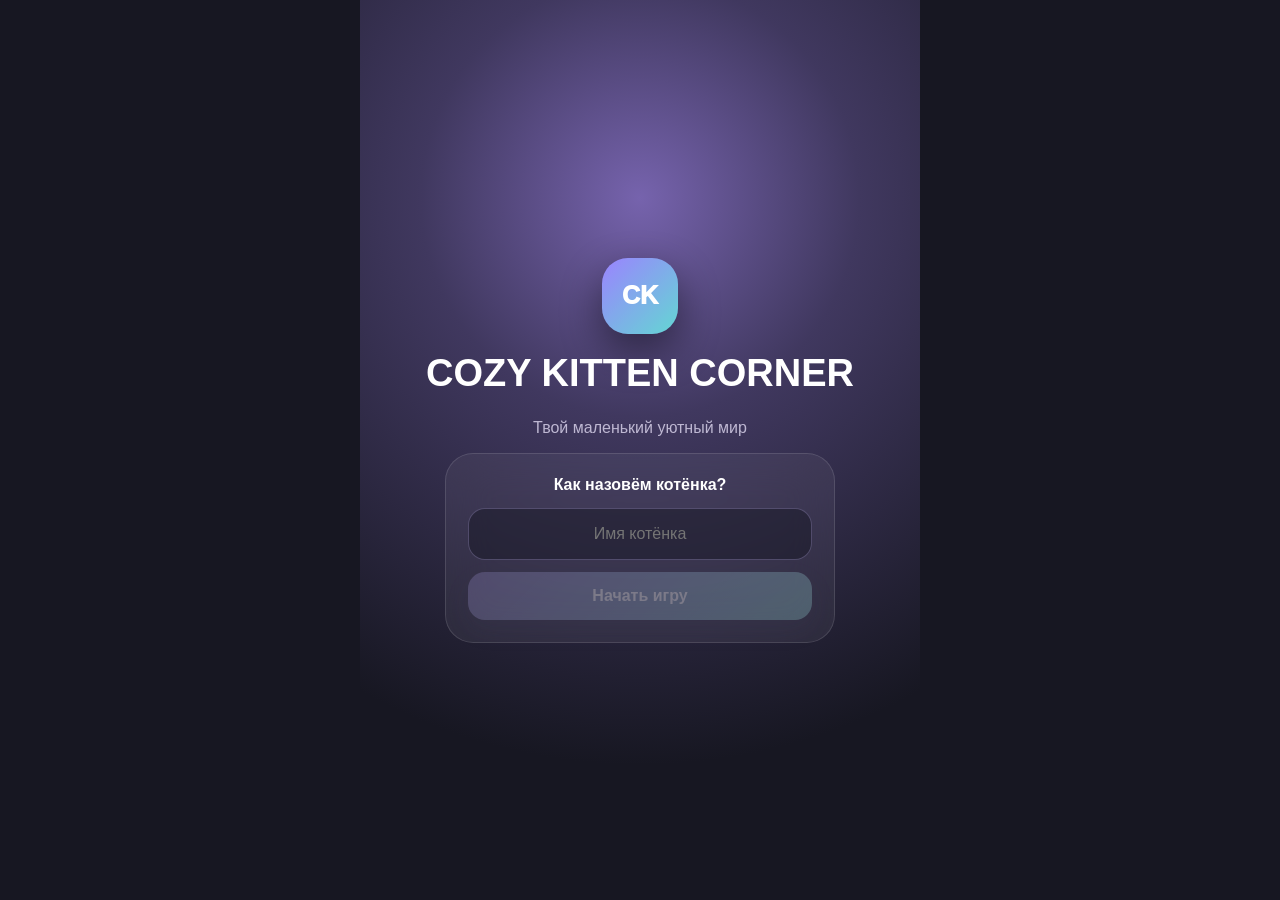
<file: index.html>
<!doctype html>
<html lang="ru">
<head>
  <meta charset="UTF-8" />
  <meta name="viewport" content="width=device-width,initial-scale=1,viewport-fit=cover,user-scalable=no" />
  <meta name="theme-color" content="#25243b" />
  <title>Cozy Kitten Corner</title>
  <link rel="stylesheet" href="./src/styles.css?v=20261018-wardrobe-only3" />
  <style>
    html.alpha-test .decor,html.alpha-test .scene-light{display:none!important}
    html.alpha-test .scene{background:rgb(0,255,90)!important}
    html.alpha-test .pet-life-glow{display:none!important}
  </style>
  <script>
    const params = new URLSearchParams(location.search);
    if (params.has("alpha-test")) document.documentElement.classList.add("alpha-test");
  </script>
</head>
<body>
  <div id="app"><main class="boot-splash"><div class="boot-logo">CK</div><h1>Cozy Kitten Corner</h1><p>Загружаем дом Luna…</p></main></div>
  <script async src="https://telegram.org/js/telegram-web-app.js"></script>
  <script>
window.addEventListener('error',function(e){setTimeout(function(){var a=document.getElementById('app');if(a&&a.querySelector('.boot-splash'))a.innerHTML='<main class="boot-splash boot-error"><div class="boot-logo">CK</div><h1>Cozy Kitten Corner</h1><p>Ошибка запуска: '+String(e.message||'неизвестная ошибка')+'</p><button onclick="location.reload()">Повторить</button></main>'},50)});
</script>
<script>window.COZY_BUILD="20261018-wardrobe-only3";</script>
<script type="module" src="./src/main.js?v=20261018-wardrobe-only3"></script>
</body>
</html>
</file>
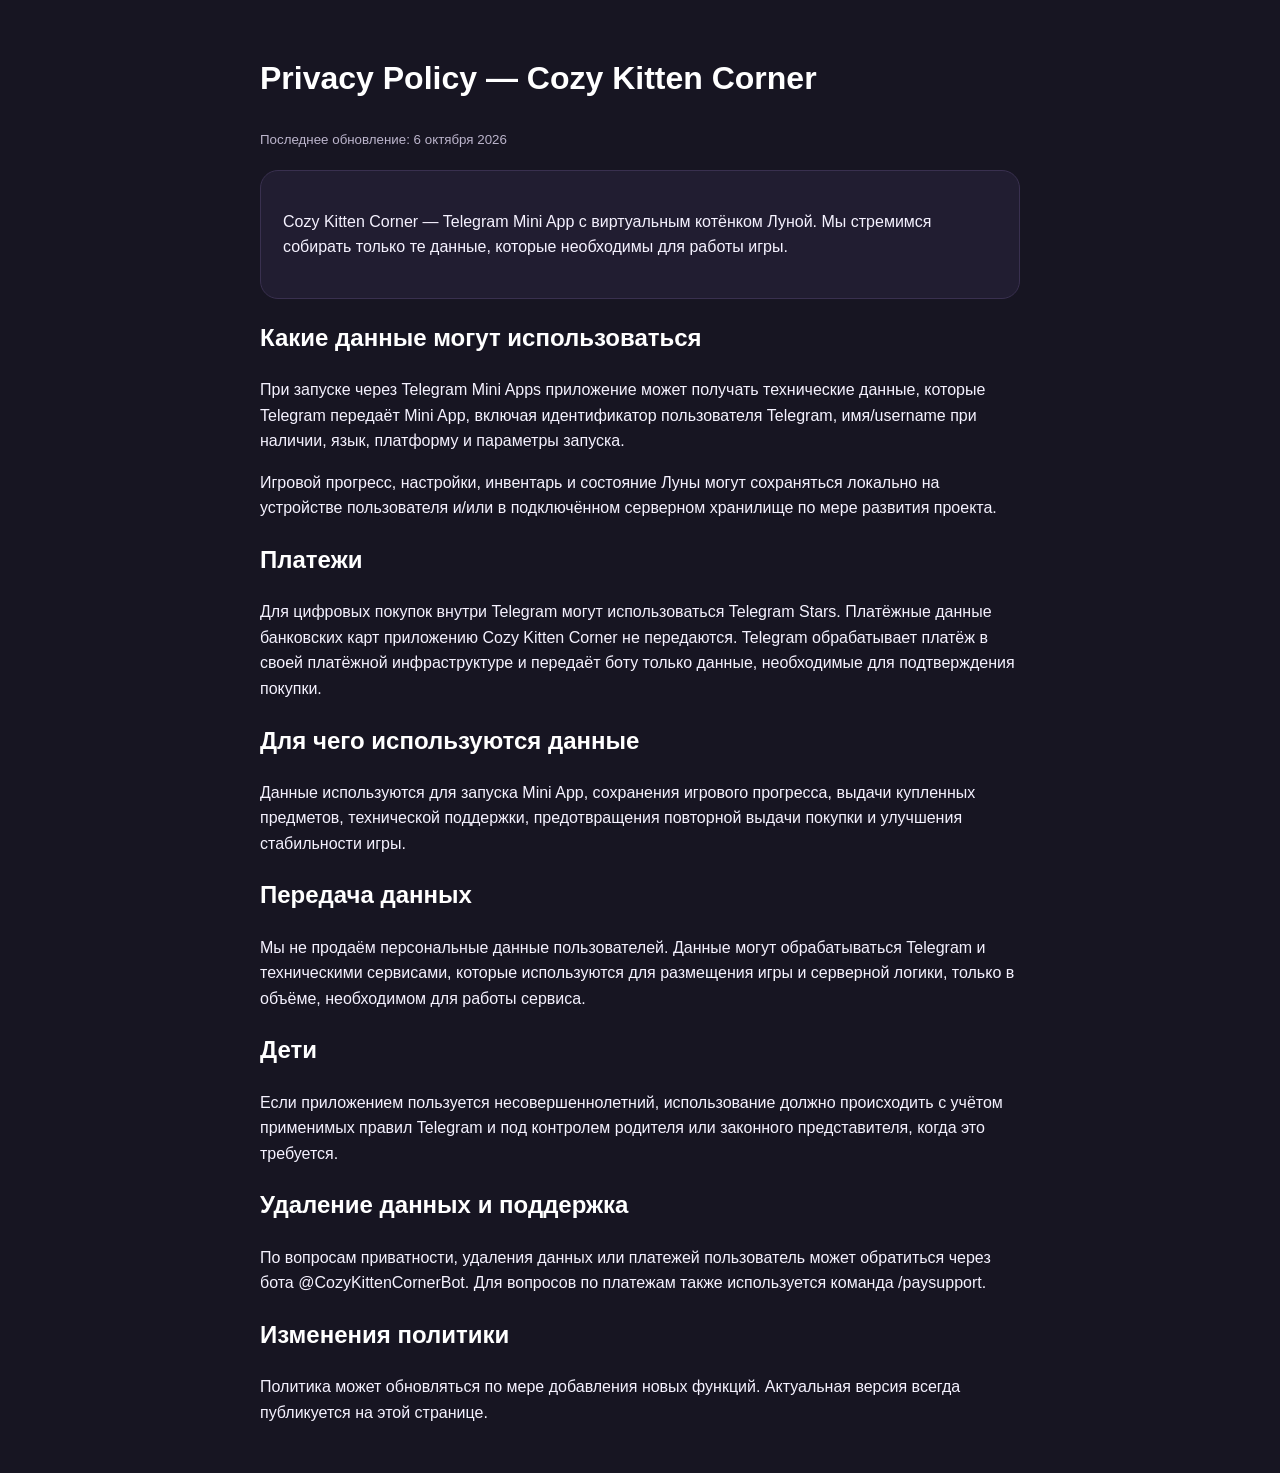
<file: privacy.html>
<!doctype html>
<html lang="ru">
<head>
<meta charset="utf-8">
<meta name="viewport" content="width=device-width,initial-scale=1">
<title>Privacy Policy — Cozy Kitten Corner</title>
<style>
body{font-family:-apple-system,BlinkMacSystemFont,"Segoe UI",sans-serif;max-width:760px;margin:0 auto;padding:32px 20px;line-height:1.6;background:#171522;color:#f5f2ff}
h1,h2{color:#fff}a{color:#b99cff}.card{background:#211d31;border:1px solid #39304f;border-radius:18px;padding:22px;margin:18px 0}
small{color:#bcb5cc}
</style>
</head>
<body>
<h1>Privacy Policy — Cozy Kitten Corner</h1>
<small>Последнее обновление: 6 октября 2026</small>
<div class="card">
<p>Cozy Kitten Corner — Telegram Mini App с виртуальным котёнком Луной. Мы стремимся собирать только те данные, которые необходимы для работы игры.</p>
</div>
<h2>Какие данные могут использоваться</h2>
<p>При запуске через Telegram Mini Apps приложение может получать технические данные, которые Telegram передаёт Mini App, включая идентификатор пользователя Telegram, имя/username при наличии, язык, платформу и параметры запуска.</p>
<p>Игровой прогресс, настройки, инвентарь и состояние Луны могут сохраняться локально на устройстве пользователя и/или в подключённом серверном хранилище по мере развития проекта.</p>
<h2>Платежи</h2>
<p>Для цифровых покупок внутри Telegram могут использоваться Telegram Stars. Платёжные данные банковских карт приложению Cozy Kitten Corner не передаются. Telegram обрабатывает платёж в своей платёжной инфраструктуре и передаёт боту только данные, необходимые для подтверждения покупки.</p>
<h2>Для чего используются данные</h2>
<p>Данные используются для запуска Mini App, сохранения игрового прогресса, выдачи купленных предметов, технической поддержки, предотвращения повторной выдачи покупки и улучшения стабильности игры.</p>
<h2>Передача данных</h2>
<p>Мы не продаём персональные данные пользователей. Данные могут обрабатываться Telegram и техническими сервисами, которые используются для размещения игры и серверной логики, только в объёме, необходимом для работы сервиса.</p>
<h2>Дети</h2>
<p>Если приложением пользуется несовершеннолетний, использование должно происходить с учётом применимых правил Telegram и под контролем родителя или законного представителя, когда это требуется.</p>
<h2>Удаление данных и поддержка</h2>
<p>По вопросам приватности, удаления данных или платежей пользователь может обратиться через бота @CozyKittenCornerBot. Для вопросов по платежам также используется команда /paysupport.</p>
<h2>Изменения политики</h2>
<p>Политика может обновляться по мере добавления новых функций. Актуальная версия всегда публикуется на этой странице.</p>
</body>
</html>
</file>
<file: src/styles.css>
*{box-sizing:border-box;-webkit-tap-highlight-color:transparent}
:root{font-family:Inter,ui-rounded,-apple-system,BlinkMacSystemFont,"Segoe UI",sans-serif;color:#fff;background:#171722}
html,body,#app{width:100%;height:100%;margin:0}body{overflow:hidden;background:#171722}button,input{font:inherit}button{touch-action:manipulation}
.welcome-screen,.game-shell{height:100dvh;max-width:560px;margin:auto;position:relative;overflow:hidden}
.welcome-screen{display:flex;flex-direction:column;align-items:center;justify-content:center;text-align:center;padding:32px 22px;background:radial-gradient(circle at 50% 22%,#7663ad,#40385f 29%,#171722 75%)}.brand-mark{width:76px;height:76px;border-radius:26px;display:grid;place-items:center;font-weight:950;font-size:25px;background:linear-gradient(135deg,#9b83ff,#63d7d3);box-shadow:0 16px 40px #0007}.welcome-screen h1{font-size:38px;margin:18px 0 8px}.welcome-screen>p{color:#ded8f0cc}.name-card{width:min(100%,390px);padding:22px;border:1px solid #ffffff1f;border-radius:28px;background:#ffffff0e;backdrop-filter:blur(22px)}.name-card label{display:block;font-weight:800;margin-bottom:14px}.name-card input{width:100%;border:1px solid #a89bd255;background:#17172580;color:#fff;border-radius:17px;padding:16px;text-align:center}.primary,.action-button{border:0;color:white;border-radius:17px;padding:15px 20px;font-weight:900;background:linear-gradient(135deg,#8e73ef,#55cad0);box-shadow:0 10px 24px #4e3f8a55}.primary{width:100%;margin-top:12px}.primary:disabled{opacity:.35}
.game-shell{background:#242336}.topbar{height:74px;padding:max(14px,env(safe-area-inset-top)) 14px 8px;display:grid;grid-template-columns:1fr auto auto;gap:10px;align-items:end;background:#171725e8;position:relative;z-index:10}.identity{display:flex;align-items:center;gap:9px;min-width:0}.avatar-mini{width:39px;height:39px;border-radius:50%;display:grid;place-items:center;font-weight:950;background:linear-gradient(145deg,#8b79db,#5dcfd0);border:2px solid #ffffff55}.identity b{display:block;font-size:15px}.identity small{display:block;font-size:9px;color:#bcb8ce;margin-top:2px}.currency{height:35px;display:flex;align-items:center;gap:7px;padding:0 10px;border:1px solid #ffffff16;border-radius:13px;background:#ffffff0a}.coin-dot{width:13px;height:13px;border-radius:50%;background:#f3b83e;box-shadow:inset 0 0 0 3px #ffd979}.icon-button{border:0;background:#ffffff10;color:#fff;border-radius:12px;width:36px;height:36px;font-size:22px}
.status-panel{position:relative;z-index:9;margin:8px 12px 0;padding:11px 12px 10px;border:1px solid #ffffff18;border-radius:22px;background:#181824d9;backdrop-filter:blur(18px);box-shadow:0 14px 30px #0003}.happiness-head{display:flex;justify-content:space-between;align-items:center;font-size:10px;letter-spacing:.14em;color:#cbc7da}.happiness-head strong{font-size:20px;letter-spacing:0;color:#fff}.happiness-meter,.meter{height:6px;background:#ffffff12;border-radius:99px;overflow:hidden}.happiness-meter{margin:5px 0 10px}.happiness-meter i{display:block;height:100%;background:linear-gradient(90deg,#4ed6d1,#b27ce9);border-radius:inherit}.needs-grid{display:grid;grid-template-columns:1fr 1fr;gap:7px 14px}.need-line:last-child{grid-column:1/2}.need-label{display:grid;grid-template-columns:10px 1fr auto;gap:6px;align-items:center;font-size:9px;color:#c7c3d3}.need-label strong{color:#fff}.need-mark{width:8px;height:8px;border-radius:50%;background:#69d9b2}.need-mark.energy{background:#f1c04d}.need-mark.mood{background:#d77fc9}.need-mark.health{background:#f27b87}.need-mark.toilet{background:#a98ce7}.meter{height:4px;margin-top:4px}.meter i{display:block;height:100%;background:#63d5aa;border-radius:inherit;transition:width .3s}
.scene{position:relative;height:calc(100% - 286px);min-height:300px;display:flex;flex-direction:column;align-items:center;justify-content:center;isolation:isolate}.room-title{position:absolute;top:10px;left:14px;z-index:5;padding:7px 11px;border-radius:12px;background:#15152299;font-size:11px;font-weight:800}.scene-light{position:absolute;width:330px;height:330px;border-radius:50%;background:#c5b9ff1d;filter:blur(8px);z-index:-1}.decor{position:absolute;inset:0;z-index:-2;overflow:hidden}.room-living .scene{background:linear-gradient(#38344b,#29283c 65%,#252436)}.room-kitchen .scene{background:linear-gradient(#4b4547,#302d37 67%,#242330)}.room-bedroom .scene{background:linear-gradient(#282b4a,#1f213b 66%,#17192e)}
.wall-panel{position:absolute;top:5%;height:38%;width:22%;border-radius:18px;background:#ffffff08;border:1px solid #ffffff0b}.wall-panel.p1{left:7%}.wall-panel.p2{right:7%}.sofa{position:absolute;left:50%;bottom:8%;width:86%;height:28%;transform:translateX(-50%);background:linear-gradient(#555368,#383747);border-radius:36px 36px 16px 16px;box-shadow:0 24px 40px #0006}.sofa:before{content:"";position:absolute;left:7%;right:7%;top:18%;height:48%;background:#676478;border-radius:24px}.sofa span{position:absolute;width:32%;height:40%;top:20%;border-radius:22px;background:#77738b}.sofa span:first-child{left:14%}.sofa span:last-child{right:14%}.rug{position:absolute;left:50%;bottom:-9%;width:78%;height:29%;border-radius:50%;transform:translateX(-50%);background:#6f668a66}.plant{position:absolute;right:5%;bottom:26%;width:70px;height:145px}.plant b{position:absolute;bottom:0;left:15px;width:40px;height:45px;background:#5d556a;border-radius:9px 9px 18px 18px}.plant i{position:absolute;bottom:38px;left:30px;width:17px;height:84px;border-radius:100% 0;background:#5a8975;transform-origin:bottom}.plant i:nth-child(1){transform:rotate(-32deg)}.plant i:nth-child(2){transform:rotate(10deg);height:96px}.plant i:nth-child(3){transform:rotate(42deg)}
.fridge{position:absolute;right:6%;bottom:12%;width:31%;height:72%;border-radius:18px;background:linear-gradient(100deg,#dbdde1,#9da1aa)}.fridge:after{content:"";position:absolute;left:0;right:0;top:44%;height:2px;background:#666a73}.fridge-handle{position:absolute;left:10%;top:18%;width:4px;height:20%;background:#696d75}.cabinet{position:absolute;top:7%;height:24%;width:27%;border-radius:12px;background:#6f6265}.cabinet.left{left:5%}.cabinet.right{left:35%}.counter{position:absolute;left:4%;bottom:8%;width:50%;height:28%;background:linear-gradient(#6d6061 0 12%,#4c454b 12%);border-radius:11px}.bowl{position:absolute;right:14%;top:-18px;width:70px;height:30px;border-radius:10px 10px 45px 45px;background:#9a8bd0}.bed{position:absolute;left:5%;bottom:8%;width:90%;height:34%;border-radius:31px 31px 16px 16px;background:#515573}.pillow{position:absolute;left:8%;top:-2%;width:35%;height:35%;border-radius:24px;background:#d7d4df}.blanket{position:absolute;right:0;bottom:0;width:62%;height:78%;border-radius:30px 0 15px 15px;background:linear-gradient(135deg,#6c6ba0,#46486f)}
.pet-button{border:0;background:transparent;padding:0;position:relative;z-index:3}.pet-stage{width:min(55vw,245px);height:min(72vw,340px);position:relative;display:flex;align-items:center;justify-content:center;transform-origin:50% 88%;animation:pet-breathe 3s ease-in-out infinite}.kitten{width:100%;height:100%;overflow:visible}.eyes{transform-origin:center;animation:pet-blink 5.5s infinite}.ear-left{transform-origin:160px 115px;animation:ear-left 4.2s ease-in-out infinite}.ear-right{transform-origin:255px 115px;animation:ear-right 5s ease-in-out infinite}.tail-svg{transform-origin:305px 385px;animation:tail-wag 2.4s ease-in-out infinite}.pet-stage.is-sleeping .eyes{transform:scaleY(.08)}.sleep-z{position:absolute;right:5%;top:12%;font-size:30px;font-weight:900}.speech-bubble{position:absolute;top:9%;z-index:5;max-width:70%;padding:10px 14px;border-radius:18px;background:#fff;color:#373044;font-weight:850}.pet-name{font-weight:950;font-size:18px;text-shadow:0 4px 12px #0008;margin-top:-18px;z-index:4}.pet-hint{font-size:11px;color:#ece7ffb8;margin-top:5px;z-index:4}.action-button{min-width:180px;margin-top:8px;z-index:4}
.bottom-nav{height:72px;padding:5px 12px calc(6px + env(safe-area-inset-bottom));display:grid;grid-template-columns:repeat(3,1fr);gap:5px;background:#151522f2;border-top:1px solid #ffffff0d;position:relative;z-index:20}.bottom-nav button{border:0;background:transparent;color:#85849a;border-radius:14px;display:flex;align-items:center;justify-content:center;flex-direction:column;gap:5px}.bottom-nav button small{font-size:10px}.bottom-nav button.active{color:#c8baff;background:#ffffff08}.nav-glyph{width:22px;height:18px;display:block;position:relative}.home-glyph:before{content:"";position:absolute;left:4px;top:6px;width:13px;height:10px;border:2px solid currentColor;border-top:0;border-radius:2px}.home-glyph:after{content:"";position:absolute;left:5px;top:1px;width:11px;height:11px;border-left:2px solid currentColor;border-top:2px solid currentColor;transform:rotate(45deg)}.food-glyph:before{content:"";position:absolute;left:2px;top:8px;width:18px;height:8px;border:2px solid currentColor;border-radius:2px 2px 10px 10px}.sleep-glyph:before{content:"";position:absolute;left:4px;top:0;width:15px;height:15px;border-radius:50%;box-shadow:-6px 4px 0 0 currentColor}
@keyframes pet-breathe{0%,100%{transform:translateY(0) scale(1)}50%{transform:translateY(3px) scale(1.012)}}@keyframes pet-blink{0%,42%,46%,100%{transform:scaleY(1)}44%{transform:scaleY(.05)}}@keyframes ear-left{0%,82%,100%{transform:rotate(0)}87%{transform:rotate(-7deg)}}@keyframes ear-right{0%,68%,100%{transform:rotate(0)}73%{transform:rotate(8deg)}}@keyframes tail-wag{0%,100%{transform:rotate(-5deg)}50%{transform:rotate(10deg)}}
@media(max-height:760px){.status-panel{padding:8px 10px}.scene{height:calc(100% - 270px)}.pet-stage{width:min(49vw,220px);height:min(63vw,300px)}}
/* Luna replacement shell: no legacy SVG asset */
.pet-button{width:260px;height:320px;display:grid;place-items:center}
.luna-art{position:relative;width:225px;height:292px;transform-origin:50% 92%;animation:luna-breathe 3.2s ease-in-out infinite;filter:drop-shadow(0 22px 18px #09071370)}
.luna-body{position:absolute;left:48px;top:111px;width:133px;height:150px;border-radius:52% 48% 43% 43%;background:radial-gradient(circle at 55% 28%,#faf9f7 0 27%,#c8c9cf 48%,#747985 100%);box-shadow:inset 20px 0 25px #73798455,inset -15px 0 24px #fff6}
.luna-head{position:absolute;left:31px;top:29px;width:165px;height:145px;border-radius:48% 48% 52% 52%;background:radial-gradient(circle at 50% 58%,#fbfaf8 0 31%,#d5d5d9 52%,#777c87 100%);z-index:4;box-shadow:inset 17px 0 22px #6e747f55,inset -15px 0 20px #fff7}
.ear{position:absolute;top:-19px;width:62px;height:73px;background:linear-gradient(135deg,#7c818c,#d6d5d7);clip-path:polygon(50% 0,100% 100%,0 83%);z-index:-1}.ear:after{content:"";position:absolute;inset:18px 17px 12px;background:#d7a9b6;clip-path:inherit}.e1{left:3px;transform:rotate(-12deg)}.e2{right:3px;transform:scaleX(-1) rotate(-12deg)}
.eye{position:absolute;top:57px;width:43px;height:50px;border-radius:50%;background:radial-gradient(circle at 39% 31%,#fff 0 7%,#101418 8% 15%,#71e0cf 17% 47%,#236c70 65%,#0b2024 100%);box-shadow:0 0 0 3px #555b65}.x1{left:29px}.x2{right:29px}.nose{position:absolute;left:76px;top:104px;width:16px;height:12px;border-radius:50% 50% 60% 60%;background:#e995a8}.muzzle{position:absolute;left:55px;top:112px;width:56px;height:22px;border-bottom:3px solid #725d66;border-radius:50%}
.luna-chest{position:absolute;left:77px;top:141px;width:74px;height:93px;border-radius:50%;background:linear-gradient(#fff,#e7e4e2);z-index:5;filter:blur(.2px)}.luna-paw{position:absolute;top:222px;width:51px;height:55px;border-radius:50% 50% 44% 44%;background:linear-gradient(#eeeae7,#b8bac1);z-index:6}.luna-paw.p1{left:55px}.luna-paw.p2{right:55px}.luna-tail{position:absolute;right:3px;top:150px;width:73px;height:113px;border:24px solid #7d828c;border-left-color:transparent;border-top-color:transparent;border-radius:50%;transform:rotate(-18deg);animation:luna-tail 2.8s ease-in-out infinite}.collar{position:absolute;left:58px;top:143px;width:110px;height:13px;border-radius:20px;background:#7662c8;z-index:7}.collar b{position:absolute;left:47px;top:8px;width:19px;height:19px;background:#9e88ef;transform:rotate(45deg);border-radius:5px}.sleep-z{position:absolute;right:-8px;top:24px;font-weight:950;font-size:25px;color:#e9e4ff}.luna-art.sleeping{transform:rotate(7deg) scale(.95)}.luna-art.sleeping .eye{height:4px;top:79px;background:#5a5962;box-shadow:none}.luna-art.sleeping .luna-tail{animation:none}
@keyframes luna-breathe{0%,100%{transform:translateY(0) scale(1)}50%{transform:translateY(3px) scale(1.012)}}@keyframes luna-tail{0%,100%{transform:rotate(-22deg)}50%{transform:rotate(-7deg)}}
.room-scroll{display:flex;overflow-x:auto;gap:5px;padding-left:8px;padding-right:8px;scrollbar-width:none}.room-scroll::-webkit-scrollbar{display:none}.room-scroll button{min-width:66px;flex:0 0 66px}.room-dot{width:20px;height:20px;border-radius:7px;border:2px solid currentColor;display:block}.action-stack{display:flex;gap:7px;z-index:8}.secondary-action{border:1px solid #ffffff25;background:#242238cc;color:#fff;border-radius:16px;padding:13px 18px;font-weight:850}.room-bathroom .scene{background:linear-gradient(#384956,#283944 67%,#1d2d36)}.room-toilet .scene{background:linear-gradient(#454052,#302d3c 67%,#242230)}.room-wardrobe .scene{background:linear-gradient(#473b50,#302b3c 67%,#24202e)}.room-playroom .scene{background:linear-gradient(#3e3958,#29283f 67%,#211f34)}.room-lake .scene{background:linear-gradient(#5f7f9a,#4d657b 52%,#273b4b)}
.tub{position:absolute;left:9%;bottom:8%;width:82%;height:29%;border-radius:25px 25px 45px 45px;background:linear-gradient(#ececf0,#9da6ae);box-shadow:0 18px 30px #0005}.shower{position:absolute;right:16%;top:13%;width:8px;height:38%;background:#abb5bc;border-radius:9px}.shower:before{content:"";position:absolute;left:-22px;top:0;width:48px;height:15px;border-radius:50%;background:#cbd2d6}.bath-shelf{position:absolute;left:8%;top:19%;width:30%;height:10px;border-radius:10px;background:#84788f}.litter-box{position:absolute;left:20%;bottom:10%;width:60%;height:27%;border-radius:20px 20px 45px 45px;background:linear-gradient(#a998c7,#665d79);box-shadow:0 18px 28px #0005}.closet{position:absolute;left:5%;top:8%;width:43%;height:75%;border-radius:18px;background:linear-gradient(90deg,#5c4f65,#89748e,#55485f);box-shadow:0 20px 35px #0005}.mirror{position:absolute;right:9%;top:11%;width:35%;height:60%;border-radius:80px 80px 30px 30px;border:7px solid #9d8aa5;background:linear-gradient(135deg,#a8bac7aa,#5b6473aa)}.toy-box{position:absolute;right:7%;bottom:12%;width:31%;height:25%;border-radius:14px;background:#85689a}.play-rug{position:absolute;left:7%;bottom:-3%;width:70%;height:28%;border-radius:50%;background:#7966a888}.cat-tree{position:absolute;left:8%;bottom:20%;width:16px;height:48%;background:#786c77}.cat-tree:before,.cat-tree:after{content:"";position:absolute;left:-30px;width:75px;height:18px;border-radius:20px;background:#96879a}.cat-tree:before{top:0}.cat-tree:after{top:45%}.lake-decor .sky{position:absolute;inset:0 0 46%;background:linear-gradient(#789fba,#b8c9d2)}.lake-decor .hills{position:absolute;left:-10%;right:-10%;bottom:38%;height:30%;border-radius:50% 50% 0 0;background:#405e58}.lake-decor .water{position:absolute;left:0;right:0;bottom:0;height:45%;background:linear-gradient(#537c8e,#294c60)}.lake-decor .dock{position:absolute;left:25%;bottom:4%;width:50%;height:22%;background:linear-gradient(90deg,#695341,#9a785a);clip-path:polygon(14% 0,86% 0,100% 100%,0 100%)}

.luna-art.emotion-joyful .eye{transform:scaleY(.88)}.luna-art.emotion-hungry{animation:luna-hungry 1.15s ease-in-out infinite}.luna-art.emotion-thirsty .muzzle{transform:translateY(2px)}.luna-art.emotion-tired .eye,.luna-art.emotion-sad .eye{transform:scaleY(.55)}.luna-art.emotion-dirty{filter:drop-shadow(0 22px 18px #09071370) saturate(.72)}.luna-art.emotion-toilet{animation:luna-need .65s ease-in-out infinite}.luna-art.emotion-calm .ear{animation:ear-twitch 5s ease-in-out infinite}
.pet-button:active .luna-art{transform:scale(.96)}button{touch-action:manipulation;-webkit-tap-highlight-color:transparent}button:active{filter:brightness(1.08)}
@keyframes luna-hungry{0%,100%{transform:translateY(0)}50%{transform:translateY(5px)}}@keyframes luna-need{0%,100%{transform:translateX(0)}50%{transform:translateX(3px)}}@keyframes ear-twitch{0%,86%,100%{margin-top:0}90%{margin-top:-5px}94%{margin-top:0}}

/* Main Hall — central home hub */
.hall-decor .hall-window{position:absolute;left:8%;top:12%;width:25%;height:30%;border:7px solid rgba(255,255,255,.58);border-radius:22px;background:linear-gradient(#a9d8ee,#ead7ff);box-shadow:0 12px 35px #3d286a33}
.hall-window:before,.hall-window:after{content:"";position:absolute;background:#ffffff99}.hall-window:before{width:5px;height:100%;left:50%}.hall-window:after{height:5px;width:100%;top:50%}
.hall-table{position:absolute;right:20%;bottom:21%;width:22%;height:7%;border-radius:50%;background:#6b4c48;box-shadow:0 8px 0 #493738}
.hall-decor .cat-tree{right:4%;bottom:15%;height:42%;width:13%;opacity:.92}
.toy-basket{position:absolute;left:6%;bottom:15%;width:16%;height:10%;border-radius:8px 8px 24px 24px;background:linear-gradient(135deg,#a77bc6,#74518f);box-shadow:inset 0 4px #d7b9e9}
.hall-door{position:absolute;top:22%;width:12%;height:35%;border-radius:14px 14px 3px 3px;background:linear-gradient(90deg,#654c70,#9472a0);box-shadow:inset 0 0 0 4px #ffffff22}
.kitchen-door{right:2%}.bedroom-door{left:36%}

.luna-photo{display:block;width:100%;height:100%;object-fit:cover;object-position:50% 43%;border-radius:42% 42% 34% 34%;filter:drop-shadow(0 18px 18px #08071099);user-select:none;-webkit-user-drag:none}.pet-stage{overflow:visible}.pet-stage.is-sleeping .luna-photo{transform:rotate(2deg) scale(.97);filter:brightness(.72) drop-shadow(0 18px 18px #08071099)}

/* Mobile interaction visibility */
.scene{min-height:54vh;padding-bottom:108px}
.action-stack{position:relative;z-index:20;display:flex;gap:10px;justify-content:center;flex-wrap:wrap}
.action-button,.secondary-action{min-height:48px;touch-action:manipulation}
.bottom-nav.room-scroll{position:sticky;bottom:0;z-index:50;overflow-x:auto;display:flex;gap:4px;padding-bottom:max(10px,env(safe-area-inset-bottom));background:rgba(18,17,33,.96)}
.bottom-nav.room-scroll button{min-width:72px;flex:0 0 72px}
.pet-button{z-index:12;touch-action:manipulation}

/* Luna raster character — replaces the retired CSS kitten */
.pet-stage{position:relative;width:min(58vw,330px);margin:auto;filter:drop-shadow(0 18px 24px rgba(17,12,31,.28));animation:lunaBreath 3.2s ease-in-out infinite}
.luna-photo{display:block;width:100%;height:auto;object-fit:contain;user-select:none;-webkit-user-drag:none}
.pet-stage.is-sleeping{transform:scale(.96) rotate(-2deg);animation:lunaSleep 4s ease-in-out infinite}
@keyframes lunaBreath{0%,100%{transform:translateY(0) scale(1)}50%{transform:translateY(-4px) scale(1.012)}}
@keyframes lunaSleep{0%,100%{transform:translateY(2px) scale(.96) rotate(-2deg)}50%{transform:translateY(5px) scale(.975) rotate(-2deg)}}
.luna-art{display:none!important}

.quick-actions{position:relative;z-index:30;display:grid;grid-template-columns:repeat(4,1fr);gap:7px;width:calc(100% - 22px);margin:12px auto 2px}
.quick-actions button{border:1px solid #ffffff25;background:#242238e8;color:#fff;border-radius:14px;min-height:43px;font-size:12px;font-weight:800;padding:7px 3px}
.room-help{position:relative;z-index:25;margin:5px auto 8px;width:88%;font-size:12px;color:#e6e1f5;text-align:center}
.activity-petted .pet-stage{animation:petHappy .34s ease-in-out 2}
@keyframes petHappy{0%,100%{transform:translateY(0) rotate(0)}50%{transform:translateY(-8px) rotate(-2deg)}}
.sound-button{box-shadow:0 0 0 2px #ffffff10}
@media(max-width:430px){.status-panel{padding:14px}.scene{min-height:620px}.quick-actions{grid-template-columns:repeat(4,1fr)}}


/* === 2026-09-22 visual correction: premium Luna reference, no oval/card cutout === */
.game-shell{min-height:100dvh}
.scene{min-height:650px;height:auto;justify-content:flex-start;padding-top:44px;padding-bottom:122px;overflow:hidden}
.pet-button{width:min(92vw,430px);margin-top:4px;display:flex;justify-content:center;align-items:center}
.pet-stage{width:min(88vw,410px);height:auto;aspect-ratio:1/1;animation:pet-breathe-premium 3.6s ease-in-out infinite}
.luna-photo{
  width:100%;height:100%;object-fit:contain;object-position:center;
  border-radius:0;
  -webkit-mask-image:none;mask-image:none;
  filter:drop-shadow(0 22px 28px rgba(7,5,20,.48));
}
.pet-stage::after{
  content:"";position:absolute;inset:0;border-radius:0;
  box-shadow:none;
  pointer-events:none
}
.room-living .living-decor{opacity:.28;filter:blur(1px)}
.pet-name{margin-top:8px;font-size:22px;position:relative;z-index:15}
.room-help{max-width:420px;font-size:12px;margin-top:4px}
.action-stack{margin-top:8px}
.action-button{min-width:180px;border-radius:18px;font-size:17px;font-weight:900}
.speech-bubble{top:54px;right:6%;left:auto;max-width:58%;font-size:14px;box-shadow:0 12px 30px #0005}
.status-panel{margin-bottom:2px}
.quick-actions{margin-top:10px}
@keyframes pet-breathe-premium{
  0%,100%{transform:translateY(0) scale(1)}
  50%{transform:translateY(-5px) scale(1.012)}
}
.activity-petted .pet-stage{animation:petHappyPremium .5s cubic-bezier(.2,.8,.2,1) 2}
@keyframes petHappyPremium{
  0%,100%{transform:translateY(0) rotate(0) scale(1)}
  45%{transform:translateY(-10px) rotate(-1.5deg) scale(1.018)}
}
.pet-stage.is-sleeping{animation:sleepBreath 4.8s ease-in-out infinite}
.pet-stage.is-sleeping .luna-photo{transform:none;filter:drop-shadow(0 16px 20px rgba(7,5,20,.42))}
@keyframes sleepBreath{0%,100%{transform:scale(1)}50%{transform:scale(.992)}}
@media(max-width:430px){
  .scene{min-height:640px;padding-top:34px}
  .pet-button{width:94vw}
  .pet-stage{width:90vw;max-width:390px}
  .status-panel{margin-left:10px;margin-right:10px}
}


/* Luna state motion layer */
.pet-life-glow{position:absolute;inset:8%;border-radius:32%;pointer-events:none;opacity:.18;box-shadow:0 0 54px rgba(104,226,224,.45);animation:lifeGlow 3.8s ease-in-out infinite}
@keyframes lifeGlow{0%,100%{opacity:.12;transform:scale(.98)}50%{opacity:.28;transform:scale(1.02)}}
.emotion-joyful{animation:joyfulLuna 1.9s ease-in-out infinite}
.emotion-hungry{animation:hungryLuna 2.8s ease-in-out infinite}
.emotion-tired{animation:tiredLuna 4.2s ease-in-out infinite}
.emotion-toilet{animation:toiletLuna 2.2s ease-in-out infinite}
.emotion-dirty{animation:dirtyLuna 3.2s ease-in-out infinite}
@keyframes joyfulLuna{0%,100%{transform:translateY(0) rotate(0)}45%{transform:translateY(-8px) rotate(-1deg)}55%{transform:translateY(-8px) rotate(1deg)}}
@keyframes hungryLuna{0%,100%{transform:translateX(0)}40%{transform:translateX(-3px) rotate(-.5deg)}70%{transform:translateX(3px) rotate(.5deg)}}
@keyframes tiredLuna{0%,100%{transform:translateY(0) scale(1)}50%{transform:translateY(4px) scale(.994)}}
@keyframes toiletLuna{0%,100%{transform:translateX(0)}25%{transform:translateX(-4px)}75%{transform:translateX(4px)}}
@keyframes dirtyLuna{0%,100%{transform:rotate(0)}50%{transform:rotate(-.8deg)}}


/* Phase 1: tactile kitchen inventory */
.fridge-panel{position:relative;z-index:28;width:min(92%,430px);margin:10px auto 0;padding:13px;border:1px solid #ffffff24;border-radius:22px;background:linear-gradient(145deg,#26243be8,#171725ed);box-shadow:0 18px 42px #0006;backdrop-filter:blur(18px)}
.fridge-head{display:flex;align-items:baseline;justify-content:space-between;gap:8px;margin-bottom:10px}.fridge-head b{font-size:15px}.fridge-head span{font-size:10px;color:#cbc6db}
.food-choice{display:grid;grid-template-columns:repeat(3,1fr);gap:8px}.food-card{min-height:92px;border:1px solid #ffffff20;border-radius:18px;background:linear-gradient(155deg,#ffffff12,#ffffff07);color:#fff;display:flex;flex-direction:column;align-items:center;justify-content:center;gap:3px;box-shadow:inset 0 1px #ffffff16}.food-card:active{transform:scale(.97)}.food-card b{font-size:12px}.food-card small{font-size:10px;color:#cfc9e3}.food-emoji{font-size:28px;filter:drop-shadow(0 5px 7px #0005)}.food-card.locked{opacity:.68;border-style:dashed}
.room-kitchen .fridge{box-shadow:0 0 0 1px #fff2,0 22px 45px #0005}.room-kitchen .bowl{box-shadow:0 0 24px #bba4ff55}
.topbar{grid-template-columns:1fr auto auto auto}


/* Interactive scene architecture: visible objects are real controls */
.scene-object{position:absolute;border:0;padding:0;background:transparent;color:inherit;z-index:3;cursor:pointer}
.scene-object:focus-visible{outline:3px solid #9ce8e5;outline-offset:4px}
.fridge-object{right:5%;bottom:11%;width:32%;height:73%;perspective:500px}.fridge-door{position:absolute;inset:0;border-radius:18px;background:linear-gradient(100deg,#e6e7eb,#9ca1aa);box-shadow:0 20px 36px #0005;transform-origin:right center;transition:transform .42s ease;z-index:2}.fridge-door:after{content:"";position:absolute;left:0;right:0;top:44%;height:2px;background:#666a73}.fridge-object.open .fridge-door{transform:rotateY(-76deg)}.fridge-object .fridge-handle{position:absolute;left:10%;top:18%;width:4px;height:20%;background:#696d75}.fridge-inside{position:absolute;inset:3%;border-radius:16px;background:linear-gradient(#dff6ff,#a9c8d1);display:grid;grid-template-columns:1fr 1fr;align-content:center;gap:14px;font-size:28px;box-shadow:inset 0 0 30px #4d7c8a55}.fridge-inside i{font-style:normal}
.bowl-object{right:8%;top:-30px;width:95px;height:60px}.bowl-object .bowl{inset:auto 8px 8px;position:absolute;width:80px;height:34px}
.bed-object{left:5%;bottom:8%;width:90%;height:35%}.bed-object .bed{position:absolute;inset:0;width:auto;height:auto;left:0}.bed-object .pillow{position:absolute}.bed-object .blanket{position:absolute}
.tub-object{left:9%;bottom:8%;width:82%;height:31%}.tub-object .tub{position:absolute;inset:0;width:auto;height:auto;left:0}.foam{position:absolute;left:18%;right:18%;top:5%;font-size:25px;color:#fff;opacity:.8}
.litter-object{left:20%;bottom:10%;width:60%;height:29%}.litter-object .litter-box{position:absolute;inset:0;width:auto;height:auto;left:0}
.closet-object{left:5%;top:8%;width:43%;height:75%}.closet-object .closet{position:absolute;inset:0;width:auto;height:auto;left:0}
.toy-object{right:7%;bottom:12%;width:31%;height:25%;border-radius:14px;background:#85689a;font-size:42px}.water-object{left:0;right:0;bottom:0;height:45%;width:100%}.water-object .water{position:absolute;inset:0;width:auto;height:auto;left:0}
.object-tip{position:relative;z-index:26;margin:10px auto;padding:10px 14px;border-radius:16px;background:#171725b8;border:1px solid #ffffff1c;font-size:12px;font-weight:800}
.activity-eating .pet-stage{animation:eatingLuna .38s ease-in-out infinite}
@keyframes eatingLuna{0%,100%{transform:translateY(0) rotate(0)}50%{transform:translateY(7px) rotate(-1deg)}}


/* Vertical slice mobile-first correction */
.compact-status{padding:8px 12px;margin-top:5px}.compact-status .happiness-meter{margin-bottom:4px}.needs-details summary{list-style:none;text-align:center;font-size:11px;font-weight:850;color:#cfc9e3;padding:5px;cursor:pointer}.needs-details summary::-webkit-details-marker{display:none}.needs-details:not([open]) .needs-grid{display:none}.needs-details[open] .needs-grid{margin-top:7px}
.scene{height:calc(100dvh - 205px);min-height:520px;padding-top:36px;padding-bottom:86px}.pet-button{touch-action:none}.pet-stage{max-height:44vh}
.lamp-object{right:9%;top:8%;width:72px;height:110px}.lamp-object .wall-lamp{position:absolute;inset:0}.wall-lamp:before{content:"";position:absolute;left:31px;top:28px;width:9px;height:58px;background:#8b8496}.wall-lamp:after{content:"";position:absolute;left:10px;top:5px;width:52px;height:38px;clip-path:polygon(22% 0,78% 0,100% 100%,0 100%);background:#f2dca1;box-shadow:0 0 38px #ffd67c99}.lamp-off .wall-lamp:after{background:#696875;box-shadow:none}.lamp-off:after{content:"";position:absolute;inset:0;background:#11152a66;pointer-events:none;z-index:1}
.room-kitchen .pet-button{transform:translateX(-12%)}.room-kitchen.activity-eating .pet-button{transform:translate(20%,20%) scale(.88);transition:transform .55s ease}.room-kitchen .fridge-panel{position:absolute;bottom:72px;left:4%;right:4%;width:auto;z-index:35}.room-kitchen .object-tip{position:absolute;bottom:80px}
@media(max-width:430px){.topbar{height:68px}.status-panel{margin:5px 9px 0}.scene{min-height:0;height:calc(100dvh - 196px)}.pet-stage{width:min(72vw,310px)}.quick-actions{display:none}.room-help{display:none}.bottom-nav.room-scroll{height:68px}}
@media(prefers-reduced-motion:reduce){.pet-stage,.pet-life-glow,.emotion-joyful,.emotion-hungry,.emotion-tired,.emotion-toilet,.emotion-dirty{animation:none!important}}


/* Canonical transparent Luna character: never crop/mask into a photo card */
.pet-stage{aspect-ratio:auto!important;height:auto!important;background:transparent!important;border-radius:0!important;overflow:visible!important}
.luna-photo{width:100%!important;height:auto!important;object-fit:contain!important;object-position:center!important;border-radius:0!important;background:transparent!important;clip-path:none!important;mask:none!important;-webkit-mask:none!important}
.pet-stage::after{display:none!important}
.pet-life-glow{inset:12% 18%;border-radius:50%;z-index:-1}

/* Real room scene layer: background is an asset, Luna stays a separate character layer */
.real-room{inset:0!important;opacity:1!important;filter:none!important;background:#2d2836!important}
.room-background{position:absolute;inset:0;width:100%;height:100%;object-fit:cover;object-position:center;user-select:none;-webkit-user-drag:none}
.room-vignette{position:absolute;inset:0;background:linear-gradient(180deg,rgba(12,10,20,.06),rgba(12,10,20,.02) 55%,rgba(12,10,20,.26));pointer-events:none}
.scene-hotspot{position:absolute;z-index:4;border:0;background:transparent;padding:0}
.hall-toy-hotspot{left:4%;bottom:5%;width:28%;height:24%}
.hall-kitchen-hotspot{right:0;top:12%;width:22%;height:58%}
.room-living .scene{background:#2d2836}
.room-living .scene-light{display:none}
.room-living .pet-button{z-index:12}

/* Direct tactile Luna interaction */
.pet-button{border:0;background:transparent;padding:0;cursor:grab}
.pet-button.is-stroking{cursor:grabbing}
.pet-button.is-stroking .pet-stage{transform:translateX(var(--stroke-x,0)) translateY(-5px) rotate(-1deg) scale(1.018)!important;transition:transform .08s linear}
.pet-button.is-stroking .pet-life-glow{opacity:.42!important;box-shadow:0 0 68px rgba(170,128,255,.62)}
@keyframes heartFloat{from{opacity:0;transform:translateY(14px) scale(.7)}35%{opacity:1}to{opacity:0;transform:translateY(-34px) scale(1.18)}}
.pet-direct-tip{margin-top:4px;pointer-events:none}

/* Full Kitchen vertical slice */
.room-kitchen .scene{background:radial-gradient(circle at 72% 18%,#ffd99b33,transparent 30%),linear-gradient(180deg,#4d3d48 0 46%,#302a32 46% 100%)}
.kitchen-premium{inset:0!important;opacity:1!important;filter:none!important;overflow:hidden}
.kitchen-window{position:absolute;left:7%;top:8%;width:38%;height:35%;border:9px solid #c6b3a5;border-radius:18px;background:linear-gradient(180deg,#45657a,#8db3bd 65%,#e4c28e);box-shadow:0 15px 35px #0004,inset 0 0 30px #d9f2ff44}
.kitchen-window:before,.kitchen-window:after{content:"";position:absolute;background:#c6b3a5}.kitchen-window:before{width:7px;height:100%;left:48%}.kitchen-window:after{height:7px;width:100%;top:49%}
.kitchen-window span{position:absolute;left:12%;right:12%;bottom:7%;height:22%;border-radius:50% 50% 0 0;background:#68866b88}
.kitchen-wall-light{position:absolute;left:4%;right:4%;top:45%;height:4px;background:#ffd998;box-shadow:0 0 24px 8px #ffca7855}
.kitchen-upper{position:absolute;top:8%;height:31%;width:18%;border-radius:14px;background:linear-gradient(135deg,#a58b7d,#765e59);box-shadow:inset 0 0 0 2px #d7c0ae44,0 16px 28px #0004}.kitchen-upper.u1{right:39%}.kitchen-upper.u2{right:19%}
.kitchen-counter{position:absolute;left:4%;right:37%;bottom:20%;height:29%;border-radius:16px;background:linear-gradient(#d8c3ad 0 8%,#74594f 8%);box-shadow:0 22px 35px #0005}
.kitchen-lower{position:absolute;bottom:20%;height:27%;width:27%;border-radius:0 0 12px 12px;background:linear-gradient(90deg,#6f544d,#8d6c5e);box-shadow:inset 0 0 0 2px #c8a88c22}.kitchen-lower.l1{left:5%}.kitchen-lower.l2{left:33%}
.sink{position:absolute;left:13%;top:4%;width:28%;height:12%;border:4px solid #8e9299;border-radius:50%;background:#41454c}.plant-pot{position:absolute;right:9%;top:-18%;width:35px;height:42px;border-radius:7px 7px 15px 15px;background:#a47c63}.plant-pot:before{content:"";position:absolute;left:-16px;top:-38px;width:65px;height:48px;background:#61785e;clip-path:polygon(50% 100%,0 18%,42% 45%,50% 0,60% 45%,100% 20%)}
.room-kitchen .fridge-object{right:3%;bottom:20%;width:31%;height:70%}.room-kitchen .fridge-door{background:linear-gradient(105deg,#b8d7d4,#779b9b);box-shadow:inset 0 0 0 2px #eaffff44,0 22px 42px #0006}.fridge-note{position:absolute;left:24%;top:28%;font-size:11px;color:#59455f;background:#f2dfd3;padding:7px 8px;border-radius:4px;transform:rotate(-5deg)}.room-kitchen .fridge-inside{background:linear-gradient(#eafcff,#b8d8da);grid-template-columns:1fr;justify-items:center;font-size:25px}
.kitchen-bowl{left:14%;right:auto;bottom:12%;top:auto;width:120px;height:70px}.kitchen-bowl .bowl{background:linear-gradient(#9c7de5,#5d4a9a)!important;box-shadow:0 12px 22px #0005,inset 0 5px #c4afff!important}
.kitchen-rug{position:absolute;left:24%;bottom:2%;width:48%;height:20%;border-radius:50%;background:radial-gradient(ellipse,#705a72,#493e50 70%,transparent 72%);opacity:.75}
.room-kitchen .pet-button{z-index:12;transform:translate(-12%,4%);max-width:62vw}.room-kitchen .pet-stage{width:min(54vw,260px)}
.room-kitchen.activity-eating .pet-button{transform:translate(-24%,25%) scale(.82)!important}

/* Two-room final slice composition */
.game-shell{background:#171522}
.topbar{position:relative;z-index:60}
.mini-needs{position:absolute;z-index:70;right:12px;top:74px;display:flex;gap:5px}
.mini-needs>div{width:57px;min-height:62px;border-radius:17px;background:#1b1928eF;border:1px solid #ffffff16;display:flex;flex-direction:column;align-items:center;justify-content:center;box-shadow:0 10px 26px #0005}
.mini-needs b{font-size:20px;color:#e78be4;line-height:18px}.mini-needs>div:nth-child(2) b{color:#f3d6b0}.mini-needs>div:nth-child(3) b{color:#7fe8ff}.mini-needs>div:nth-child(4) b{color:#a88cff}
.mini-needs strong{font-size:12px}.mini-needs small{font-size:8px;color:#ddd8ea}
.status-panel{display:none!important}
.scene{height:calc(100dvh - 69px)!important;min-height:680px!important;padding:0!important;margin:0!important;overflow:hidden}
.room-title{left:92px;top:18px;z-index:22;background:#1b1928d9}
.side-nav{position:absolute;left:10px;top:24px;z-index:45;display:flex;flex-direction:column;gap:8px}
.side-nav button{width:72px;height:72px;border:1px solid #ffffff1c;border-radius:19px;background:#1b1928eF;color:#fff;display:flex;flex-direction:column;align-items:center;justify-content:center;gap:4px;box-shadow:0 10px 22px #0004}
.side-nav button.active{border-color:#a767ff;background:linear-gradient(145deg,#7040bdeF,#33244eeF);box-shadow:0 0 0 1px #bb8aff55,0 12px 28px #0005}
.side-nav b{font-size:25px}.side-nav small{font-size:11px;font-weight:850}
.room-living .real-room,.room-kitchen .kitchen-premium{inset:0!important}
.room-living .room-background{object-position:center;height:100%}
.pet-button{position:absolute!important;left:50%!important;bottom:126px!important;top:auto!important;margin:0!important;width:min(52vw,280px)!important;transform:translateX(-50%)!important;z-index:30!important}
.pet-stage{width:100%!important;max-height:none!important}
.pet-name{position:absolute!important;left:50%;bottom:103px;transform:translateX(-50%);z-index:32;margin:0!important;font-size:17px}
.object-tip{position:absolute!important;z-index:36!important;left:50%!important;bottom:78px!important;transform:translateX(-50%);white-space:nowrap;margin:0!important;background:#1b1928eF!important}
.speech-bubble{z-index:42!important;top:auto!important;bottom:52%!important;right:8%!important;max-width:46%!important}
.primary-actions{position:absolute;left:92px;right:12px;bottom:12px;z-index:50;display:grid;grid-template-columns:repeat(3,1fr);gap:8px}
.primary-actions button{height:67px;border:1px solid #ffffff22;border-radius:20px;background:#1b1928ef;color:#fff;display:flex;flex-direction:column;align-items:center;justify-content:center;font-size:22px;box-shadow:0 10px 28px #0005}
.primary-actions button span{font-size:11px;font-weight:900;margin-top:3px}
.room-kitchen .pet-button{left:45%!important;bottom:118px!important;transform:translateX(-50%)!important;width:min(48vw,250px)!important}
.room-kitchen.activity-eating .pet-button{left:35%!important;bottom:82px!important;transform:translateX(-50%) scale(.88)!important;transition:all .5s ease}
.room-kitchen .fridge-panel{left:92px!important;right:12px!important;bottom:88px!important;z-index:55!important}
.room-kitchen .object-tip{bottom:86px!important}
.bottom-nav,.quick-actions,.room-help{display:none!important}
@media(max-width:430px){.mini-needs{top:72px;right:7px;gap:3px}.mini-needs>div{width:48px;min-height:57px}.scene{min-height:0!important;height:calc(100dvh - 68px)!important}.side-nav{top:90px}.side-nav button{width:64px;height:64px}.room-title{top:90px;left:82px}.pet-button{bottom:118px!important;width:min(58vw,265px)!important}.primary-actions{left:82px}.speech-bubble{bottom:48%!important}.room-kitchen .pet-button{width:min(49vw,230px)!important}}

/* Luna state animation layer — same canonical character, no replacement cats */
.pet-face-fx{position:absolute;inset:0;pointer-events:none;z-index:7;opacity:0}
.pose-happy{animation:lunaHappy .72s cubic-bezier(.2,.8,.25,1) both}
.pose-happy .luna-photo{filter:brightness(1.035) saturate(1.06)}
.pose-eat{animation:lunaEat .38s ease-in-out infinite alternate}
.pose-eat .luna-photo{transform-origin:50% 78%}
.emotion-tired{animation:lunaSleepy 2.8s ease-in-out infinite}
.emotion-hungry:not(.pose-eat){animation:lunaHungry 1.8s ease-in-out infinite}
@keyframes lunaHappy{0%{transform:translateY(0) rotate(0)}35%{transform:translateY(-12px) rotate(-2deg) scale(1.035)}68%{transform:translateY(-3px) rotate(2deg) scale(1.02)}100%{transform:translateY(0) rotate(0)}}
@keyframes lunaEat{from{transform:translateY(0) rotate(-1deg)}to{transform:translateY(7px) rotate(1deg)}}
@keyframes lunaSleepy{0%,100%{transform:translateY(0) rotate(0)}50%{transform:translateY(4px) rotate(-1.2deg)}}
@keyframes lunaHungry{0%,100%{transform:translateX(0)}45%{transform:translateX(-4px) rotate(-1deg)}70%{transform:translateX(4px) rotate(1deg)}}
.activity-eating .kitchen-bowl:after{content:"•••";position:absolute;left:38px;top:8px;color:#7b4d2e;font-size:20px;letter-spacing:2px;animation:kibble .45s ease-in-out infinite alternate}
@keyframes kibble{to{transform:translateY(3px) scale(.96)}}

/* Phase 1 correction: transparent Luna must never be framed/cropped */
.luna-photo{object-fit:contain!important;border-radius:0!important;background:transparent!important}
.pet-stage{background:transparent!important;border-radius:0!important;overflow:visible!important}
.pet-stage::after{display:none!important}
/* No fake eyelid overlays: blink waits for a real Luna state asset. */
.luna-photo{animation:none}


/* Mobile Luna interaction isolation: character layer owns strokes, room objects do not. */
.pet-button{touch-action:none!important;-webkit-tap-highlight-color:transparent!important}
.pet-button,.pet-stage,.luna-photo{user-select:none!important;-webkit-user-select:none!important;-webkit-touch-callout:none!important}
.pet-button{background:transparent!important;border:0!important;padding:0!important}


/* Luna is always alive: subtle breathing, ear/tail micro-motion and contextual reactions. */
@keyframes luna-breathe{0%,100%{transform:translate3d(var(--stroke-x,0),0,0) scale(1)}50%{transform:translate3d(var(--stroke-x,0),-2px,0) scale(1.012)}}
@keyframes luna-happy{0%,100%{transform:translateY(0) rotate(0)}35%{transform:translateY(-7px) rotate(-1.5deg)}70%{transform:translateY(-2px) rotate(1.5deg)}}
@keyframes luna-eat{0%,100%{transform:translateY(0)}45%{transform:translateY(4px) scaleY(.985)}}
@keyframes luna-play{0%,100%{transform:translate(0,0) rotate(0)}30%{transform:translate(-5px,-5px) rotate(-2deg)}65%{transform:translate(5px,-7px) rotate(2deg)}}
@keyframes luna-sleep{0%,100%{transform:scale(1)}50%{transform:scale(1.018)}}
@keyframes luna-wash{0%,100%{transform:rotate(0)}35%{transform:rotate(-1.2deg)}70%{transform:rotate(1.2deg)}}
.pet-stage .luna-photo{transform-origin:50% 82%;animation:luna-breathe 2.8s ease-in-out infinite!important;will-change:transform}
.activity-petted .pet-stage .luna-photo,.activity-happy .pet-stage .luna-photo{animation:luna-happy .58s ease-in-out infinite!important}
.activity-eating .pet-stage .luna-photo{animation:luna-eat .46s ease-in-out infinite!important}
.activity-play .pet-stage .luna-photo{animation:luna-play .7s ease-in-out infinite!important}
.activity-bath .pet-stage .luna-photo{animation:luna-wash .7s ease-in-out infinite!important}
.activity-sleep .pet-stage .luna-photo,.pet-stage.is-sleeping .luna-photo{animation:luna-sleep 3.6s ease-in-out infinite!important}
@media (prefers-reduced-motion:reduce){.pet-stage .luna-photo{animation-duration:6s!important}}


/* Room artwork is the scene. Keep it crisp and unobstructed. */
.real-room{background:#171522!important;filter:none!important;opacity:1!important}
.room-background{filter:none!important;opacity:1!important;transform:none!important;image-rendering:auto!important}
.room-vignette,.floor-glow{display:none!important}
.kitchen-window,.kitchen-wall-light,.kitchen-upper,.kitchen-counter,.kitchen-lower,.kitchen-rug,
.shower,.bath-shelf,.nightstand,.mirror,.play-rug,.cat-tree,.sky,.hills,.dock{display:none!important}
.scene-object{background:transparent!important;border:0!important;box-shadow:none!important}
.scene-object>span{visibility:hidden!important}
.kitchen-fridge-hotspot{right:0;top:12%;width:34%;height:62%}
.kitchen-bowl-hotspot{left:12%;bottom:7%;width:34%;height:24%}
.bedroom-lamp-hotspot{right:3%;top:8%;width:28%;height:40%}
.bedroom-bed-hotspot{left:18%;right:8%;bottom:5%;height:40%}
.bathroom-tub-hotspot{left:10%;right:5%;bottom:4%;height:43%}
.toilet-litter-hotspot{left:12%;right:8%;bottom:4%;height:36%}
.wardrobe-closet-hotspot{left:10%;right:8%;top:8%;bottom:8%}
.playroom-toy-hotspot{left:12%;right:8%;bottom:5%;height:38%}
.lake-water-hotspot{left:0;right:0;bottom:0;height:55%}

/* Fast game-first cleanup: room art + Luna dominate the mobile viewport. */
.scene{position:relative!important;height:calc(100dvh - 68px)!important;min-height:0!important;background:#171522!important}
.real-room{position:absolute!important;inset:0!important;overflow:hidden!important;filter:none!important;opacity:1!important}
.room-background{position:absolute!important;inset:0!important;width:100%!important;height:100%!important;object-fit:cover!important;object-position:center!important;filter:none!important;opacity:1!important;transform:none!important}
.room-title,.object-tip,.pet-direct-tip,.pet-name,.primary-actions,.scene-light{display:none!important}
.pet-button{left:50%!important;bottom:54px!important;width:min(48vw,245px)!important;transform:translateX(-50%)!important;z-index:30!important}
.pet-stage{width:100%!important;background:transparent!important;border:0!important;box-shadow:none!important}
.luna-photo{width:100%!important;height:auto!important;max-height:42dvh!important;object-fit:contain!important;background:transparent!important;filter:none!important}
.side-nav{left:8px!important;top:74px!important;gap:5px!important;max-height:calc(100dvh - 155px)!important;overflow-y:auto!important;scrollbar-width:none}
.side-nav::-webkit-scrollbar{display:none}
.side-nav button{width:54px!important;height:54px!important;border-radius:16px!important;background:#171522d9!important;backdrop-filter:blur(4px)}
.side-nav b{font-size:19px!important}.side-nav small{font-size:9px!important}
.side-nav button.active{background:#5d35a8e8!important}
.mini-needs{top:72px!important;right:6px!important;gap:3px!important}
.mini-needs>div{width:43px!important;min-height:48px!important;border-radius:14px!important;background:#171522d9!important;backdrop-filter:blur(4px)}
.mini-needs b{font-size:15px!important}.mini-needs strong{font-size:10px!important}.mini-needs small{display:none!important}
.fridge-panel{left:66px!important;right:8px!important;bottom:8px!important;z-index:60!important;max-height:38dvh!important;overflow:auto!important}
.fridge-head{display:flex!important;justify-content:space-between!important;align-items:center!important}
.fridge-close{border:0;background:#ffffff18;color:white;border-radius:50%;width:32px;height:32px;font-size:22px}
.scene-hotspot{background:transparent!important;border:0!important;box-shadow:none!important;color:transparent!important}
@media(max-width:430px){
 .pet-button{bottom:36px!important;width:min(51vw,225px)!important}
 .luna-photo{max-height:39dvh!important}
 .side-nav{top:68px!important}
 .mini-needs{top:69px!important}
}


/* Shared LunaCharacter movement layer */
.pet-button{left:calc(var(--luna-x,50)*1%)!important;bottom:calc((100 - var(--luna-y,78))*1%)!important;transition:left .65s cubic-bezier(.22,.75,.28,1),bottom .65s cubic-bezier(.22,.75,.28,1),transform .3s ease!important}
.pet-stage{transform:scaleX(var(--luna-facing,1));transition:transform .28s ease}
.pet-stage .luna-photo{transform-origin:50% 82%}
.activity-walk .pet-stage .luna-photo{animation:lunaWalk .34s ease-in-out infinite!important}
@keyframes lunaWalk{0%,100%{transform:translateY(0) rotate(-.6deg)}50%{transform:translateY(-5px) rotate(.6deg)}}

.settings-panel{position:absolute;z-index:90;top:10px;right:8px;width:min(310px,calc(100% - 76px));padding:14px;border:1px solid #ffffff22;border-radius:20px;background:#171522f2;backdrop-filter:blur(18px);box-shadow:0 18px 55px #0008}
.settings-panel .panel-head{display:flex;justify-content:space-between;align-items:center;margin-bottom:10px}.settings-panel .panel-head button{border:0;background:#ffffff14;color:white;width:32px;height:32px;border-radius:50%;font-size:21px}.settings-panel label{display:grid;grid-template-columns:92px 1fr;align-items:center;gap:9px;margin:9px 0;font-size:12px;font-weight:800}.settings-panel input[type=range],.settings-panel select{width:100%}.settings-panel select{background:#29243b;color:white;border:1px solid #ffffff22;border-radius:10px;padding:8px}.settings-panel .toggle input{justify-self:end}
.game-shell.reduce-motion .luna-photo{animation:none!important}

.kitchen-water-hotspot{left:38%;bottom:7%;width:20%;height:22%}

.game-panel{position:absolute;z-index:88;left:66px;right:8px;bottom:8px;max-height:58dvh;overflow:auto;padding:13px;border:1px solid #ffffff22;border-radius:20px;background:#171522f3;backdrop-filter:blur(18px);box-shadow:0 18px 55px #0008}.game-panel .panel-head{position:sticky;top:-13px;z-index:2;display:flex;justify-content:space-between;align-items:center;padding:10px 0;background:#171522}.game-panel .panel-head button{border:0;background:#ffffff14;color:white;width:32px;height:32px;border-radius:50%;font-size:21px}.catalog-grid{display:grid;grid-template-columns:repeat(2,minmax(0,1fr));gap:7px}.catalog-grid button,.reward-button{border:1px solid #ffffff18;background:#28233a;color:white;border-radius:14px;padding:11px;text-align:left}.catalog-grid button b,.catalog-grid button small{display:block}.catalog-grid button small{opacity:.72;margin-top:4px}.catalog-grid button:disabled{opacity:.4}.reward-button{width:100%;margin:4px 0}.achievement-list{display:grid;gap:5px;margin-top:10px;font-size:12px}.playroom-art-hotspot{left:8%;bottom:8%;width:32%;height:32%}.store-shop-hotspot{inset:8% 8% 6%}.activity-fish .pet-stage .luna-photo{animation:luna-play .75s ease-in-out infinite!important}

.served-item{position:absolute;z-index:29;left:25%;bottom:8%;width:72px;height:54px;display:grid;place-items:center;font-size:42px;border-radius:50%;background:#fff3;filter:drop-shadow(0 8px 10px #0008);animation:servePop .28s ease-out both}
@keyframes servePop{from{opacity:0;transform:scale(.5) translateY(12px)}to{opacity:1;transform:scale(1) translateY(0)}}
button:active{transform:scale(.96)}button:disabled{cursor:not-allowed;filter:saturate(.45)}
.settings-links{display:grid;grid-template-columns:1fr 1fr;gap:7px}.settings-links button,.settings-link-button{border:1px solid #ffffff18;background:#28233a;color:#fff;border-radius:12px;padding:9px;text-decoration:none;text-align:center;font:inherit}.settings-link-button{grid-column:1/-1}

.hall-decor-hotspot{right:8%;bottom:8%;width:28%;height:30%}.placed-decor{position:absolute;z-index:8;width:54px;height:54px;border-radius:18px;display:grid;place-items:center;font-size:30px;background:#8d70cfcc;border:1px solid #ffffff55;box-shadow:0 10px 24px #0007}.decor-0{right:14%;bottom:14%}.decor-1{left:22%;bottom:11%}.decor-2{right:20%;top:18%}.decor-3{left:32%;top:22%}

.boot-splash{position:fixed;inset:0;display:grid;place-content:center;justify-items:center;gap:10px;padding:28px;text-align:center;background:radial-gradient(circle at 50% 38%,#4b416c 0,#262238 35%,#15141e 75%);color:#fff;font-family:Inter,-apple-system,BlinkMacSystemFont,"Segoe UI",sans-serif}.boot-logo{width:82px;height:82px;border-radius:28px;display:grid;place-items:center;font-size:30px;font-weight:900;background:#ffffff16;border:1px solid #ffffff2e;box-shadow:0 18px 60px #0008}.boot-splash h1{font-size:26px;margin:8px 0 0}.boot-splash p{margin:0;opacity:.75}.boot-error button{margin-top:12px;border:0;border-radius:14px;padding:12px 18px;font-weight:800}

.floating-shop{position:absolute;right:10px;top:10px;z-index:45;border:1px solid #ffffff3a;background:#1c1935df;color:#fff;border-radius:17px;padding:8px 10px;display:grid;place-items:center;box-shadow:0 10px 24px #0007;font-size:20px}.floating-shop small{font-size:8px;font-weight:900}.shop-categories{display:flex;gap:6px;overflow-x:auto;padding:4px 2px 10px;scrollbar-width:none}.shop-categories button{white-space:nowrap;border:1px solid #ffffff1c;background:#ffffff0c;color:#ddd7ef;border-radius:12px;padding:8px}.shop-categories button.active{background:#8b72e8;color:white}.shop-item{min-height:92px;display:grid;place-items:center;gap:3px}.shop-item-icon{font-size:28px}.activity-petted .luna-photo{animation:luna-petted .42s ease-in-out infinite alternate}.activity-play .luna-photo{animation:luna-play .48s cubic-bezier(.2,.8,.3,1) infinite alternate}.activity-eating .luna-photo{animation:luna-eat .34s ease-in-out infinite}.activity-drink .luna-photo{animation:luna-drink .42s ease-in-out infinite}.activity-bath .luna-photo{animation:luna-bath .55s ease-in-out infinite alternate}.activity-toilet .luna-photo{animation:luna-toilet .65s ease-in-out infinite alternate}.activity-fish .luna-photo{animation:luna-fish .7s ease-in-out infinite alternate}.activity-celebrate .luna-photo,.activity-levelup .luna-photo{animation:luna-celebrate .52s cubic-bezier(.2,.8,.3,1) 4}.emotion-joyful .luna-photo{filter:brightness(1.06) saturate(1.08) drop-shadow(0 18px 18px #08071099)}.emotion-sad .luna-photo{filter:brightness(.82) saturate(.72) drop-shadow(0 18px 18px #08071099)}.emotion-hungry .luna-photo{animation:luna-want .9s ease-in-out infinite}.pet-stage:not(.is-sleeping) .luna-photo{transform-origin:50% 82%}
@keyframes luna-petted{to{transform:translateY(4px) rotate(1.5deg) scale(1.025)}}@keyframes luna-play{to{transform:translateY(-13px) rotate(-3deg) scale(1.035)}}@keyframes luna-eat{50%{transform:translateY(7px) scaleY(.985)}}@keyframes luna-drink{50%{transform:translateY(9px) rotate(1deg)}}@keyframes luna-bath{to{transform:rotate(-2deg) scale(.99)}}@keyframes luna-toilet{to{transform:translateX(4px) rotate(1deg)}}@keyframes luna-fish{to{transform:rotate(-4deg) translateY(-3px)}}@keyframes luna-celebrate{50%{transform:translateY(-20px) scale(1.04)}}@keyframes luna-want{50%{transform:translateY(4px) rotate(-1deg)}}

.pet-action{position:absolute;z-index:46;border:1px solid #ffffff35;background:#171522e8;color:white;border-radius:17px;box-shadow:0 10px 25px #0007;display:grid;place-items:center;font-size:19px;padding:7px 10px}.pet-action small{font-size:8px;font-weight:900}.pet-action-purr{right:10px;top:65px}.activity-toiletNeed .pet-stage .luna-photo{animation:luna-toilet-ask .55s ease-in-out infinite alternate!important}@keyframes luna-toilet-ask{to{transform:translateX(5px) rotate(1.8deg) translateY(2px)}}.pet-button.is-stroking .luna-photo{filter:brightness(1.08)!important;transform:translate3d(var(--stroke-x,0),3px,0) scale(1.025)!important}.shop-panel{max-height:72dvh!important}.shop-panel .catalog-grid{grid-template-columns:repeat(2,minmax(0,1fr))}.settings-links button{position:relative;z-index:3;pointer-events:auto!important}

/* 2026-09-23 premium store + wardrobe pass */
.avatar-mini{overflow:hidden;background:#f3edf8}.avatar-mini img{width:100%;height:100%;object-fit:cover;object-position:center}
.shop-panel{background:linear-gradient(180deg,#20162ff7,#15111ff8)!important;border-color:#e4baff33!important}
.shop-panel .panel-head{background:linear-gradient(180deg,#20162f 70%,transparent)!important;font-size:18px}
.shop-categories{padding:7px 2px 12px!important}.shop-categories button{background:linear-gradient(180deg,#3b294b,#241b31)!important;border-color:#f1c6ff26!important;box-shadow:inset 0 1px #fff2}.shop-categories button.active{background:linear-gradient(145deg,#a86de8,#6d3db5)!important;box-shadow:0 6px 18px #8f4bcb44}
.shop-panel .catalog-grid{grid-template-columns:repeat(2,minmax(0,1fr));gap:9px!important}.shop-item{min-height:112px!important;border-color:#f1d4ff1f!important;background:linear-gradient(145deg,#352641,#241b31)!important;text-align:center!important;box-shadow:0 9px 20px #0003,inset 0 1px #fff1}.shop-item-icon{font-size:34px!important;filter:drop-shadow(0 4px 7px #0005)}.shop-item b{font-size:12px}.shop-item small{font-size:9px}
.wardrobe-panel .equipped-summary{display:flex;gap:6px;overflow-x:auto;padding:2px 0 10px}.equipped-summary span{white-space:nowrap;background:#7d55b633;border:1px solid #d8b6ff33;border-radius:999px;padding:6px 9px;font-size:10px}.wardrobe-panel button.equipped{outline:2px solid #a86de8;background:#49325f!important}.wardrobe-panel .shop-item-icon{font-size:27px}

.luna-wearables{position:absolute;inset:0;z-index:12;pointer-events:none;transform:scaleX(var(--luna-facing,1))}.luna-wearables span{position:absolute;filter:drop-shadow(0 3px 4px #0005)}.wear-body{left:33%;right:32%;top:54%;height:22%;border-radius:42% 42% 32% 32%;background:linear-gradient(145deg,#b89cf0aa,#7654b8aa);border:1px solid #f0ddff66;mix-blend-mode:normal}.wear-head{left:50%;top:8%;font-size:34px;transform:translateX(-50%)}.wear-eyes{left:50%;top:27%;font-size:42px;transform:translateX(-50%) scaleX(1.18)}.wear-neck{left:50%;top:48%;font-size:25px;transform:translateX(-50%)}.wear-feet{left:50%;bottom:12%;font-size:29px;transform:translateX(-50%);letter-spacing:38px}.wear-accessory{right:17%;top:55%;font-size:30px}

.room-items-button{position:absolute;right:10px;top:120px;z-index:46;border:1px solid #ffffff35;background:#171522e8;color:#fff;border-radius:17px;padding:8px 10px;display:grid;place-items:center;font-size:20px;box-shadow:0 10px 25px #0007}.room-items-button small{font-size:8px;font-weight:900}.bath-fx{position:absolute;z-index:35;left:50%;bottom:19%;transform:translateX(-50%);pointer-events:none}.foam-fx{font-size:46px;letter-spacing:-14px;animation:foamPop .55s ease-in-out infinite alternate}.bomb-fx{width:170px;height:75px;border-radius:50%;display:grid;place-items:center;font-size:28px;background:color-mix(in srgb,var(--bath-color) 72%,transparent);box-shadow:0 0 45px var(--bath-color);animation:bathFizz .45s ease-in-out infinite alternate}.play-fx{position:absolute;z-index:34;left:24%;bottom:20%;font-size:34px;animation:toyBounce .45s ease-in-out infinite alternate;pointer-events:none}@keyframes foamPop{to{transform:translateX(-50%) translateY(-9px) scale(1.08)}}@keyframes bathFizz{to{transform:translateX(-50%) scale(1.08);filter:brightness(1.18)}}@keyframes toyBounce{to{transform:translate(70px,-28px) rotate(15deg)}}.activity-soap .luna-photo,.activity-bathBomb .luna-photo{animation:luna-play .55s ease-in-out infinite alternate!important}

/* Luna is intentionally lively even while idle: breathing, micro-bobs and expressive action motion. */
.activity-idle .pet-stage{animation:lunaBreath 3.8s ease-in-out infinite}.activity-idle .luna-photo{animation:lunaMicro 6.4s ease-in-out infinite!important}.activity-drum .pet-stage{animation:lunaDrumBody .29s ease-in-out infinite alternate}.activity-drum .luna-photo{animation:lunaDrumPaw .145s ease-in-out infinite alternate!important}.activity-drum:after{content:'🥁';position:absolute;left:50%;bottom:15%;font-size:54px;transform:translateX(-50%);z-index:33;animation:drumBounce .29s ease-in-out infinite alternate}@keyframes lunaBreath{0%,100%{transform:scaleX(var(--luna-facing,1)) scale(1)}50%{transform:scaleX(var(--luna-facing,1)) scale(1.012,.991)}}@keyframes lunaMicro{0%,45%,100%{transform:translateY(0) rotate(0)}48%{transform:translateY(-2px) rotate(-.45deg)}52%{transform:translateY(0) rotate(.45deg)}}@keyframes lunaDrumBody{to{transform:scaleX(var(--luna-facing,1)) translateY(-7px) rotate(1deg)}}@keyframes lunaDrumPaw{to{transform:rotate(-3deg) scale(1.025)}}@keyframes drumBounce{to{transform:translateX(-50%) translateY(-8px) rotate(4deg)}}@media(prefers-reduced-motion:reduce){.activity-idle .pet-stage,.activity-idle .luna-photo{animation:none!important}}
.luna-wearables .wear-neck,.luna-wearables .wear-neck::after{display:none!important;content:none!important}

/* Strong, readable interaction feedback */
.activity-petted .pet-stage{animation:lunaEnjoy .42s ease-in-out infinite alternate!important}.activity-bath .pet-button{z-index:18}.activity-toilet .pet-button{z-index:18}.activity-eating .pet-button{z-index:18}.activity-sleep .pet-button{z-index:18}.shop-item:disabled{opacity:.82!important;filter:none!important}.shop-item:disabled:after{content:'🔒 Уровень';display:block;margin-top:6px;font-size:11px;opacity:.75}.shop-item-icon{font-size:34px!important;line-height:1.15!important}.served-item{font-size:52px!important;filter:drop-shadow(0 6px 10px rgba(0,0,0,.35))}@keyframes lunaEnjoy{to{transform:scaleX(var(--luna-facing,1)) translateY(-5px) rotate(-2deg) scale(1.035)}}

/* Interactive character-in-room actions */
.activity-bathReady .pet-button,.activity-soap .pet-button,.activity-bathBomb .pet-button{z-index:16}
.activity-bathReady .pet-stage,.activity-soap .pet-stage,.activity-bathBomb .pet-stage{transform:translate(-50%,-50%) scale(.92);transform-origin:center bottom}
.activity-bathReady .luna-photo,.activity-soap .luna-photo,.activity-bathBomb .luna-photo{animation:lunaBathFloat 1.7s ease-in-out infinite alternate}
.tub-water-fx{position:absolute;left:43%;top:54%;width:38%;height:15%;z-index:17;border-radius:50%;background:linear-gradient(180deg,#c8f7ff88,#75d8efaa);box-shadow:inset 0 3px 12px #fff8;pointer-events:none;animation:waterRipple 1.4s ease-in-out infinite alternate}
.activity-soap .foam-fx{z-index:19;font-size:34px;letter-spacing:-9px;animation:foamWash .75s ease-in-out infinite alternate}
.activity-soap .foam-fx span{display:block;font-size:30px;transform:rotate(-18deg)}
.activity-sleep .pet-stage,.is-sleeping.pet-stage{transform:translate(-50%,-50%) rotate(-7deg) scale(.92)}
.luna-wearables{pointer-events:none;position:absolute;inset:0;z-index:5}
.wearable-label{position:absolute;left:50%;top:58%;transform:translate(-50%,-50%);min-width:0;padding:0;border-radius:0;background:transparent;border:0;font-size:22px;line-height:1}
.wearable-label i{display:none}
@keyframes lunaBathFloat{from{transform:translateY(1px) rotate(-1deg)}to{transform:translateY(-5px) rotate(1deg)}}
@keyframes waterRipple{from{transform:scaleX(.96);opacity:.72}to{transform:scaleX(1.04);opacity:.94}}
@keyframes foamWash{from{transform:translate(-50%,-50%) rotate(-4deg) scale(.94)}to{transform:translate(-50%,-54%) rotate(4deg) scale(1.08)}}


/* 2026-10 interactive room pass */
.room-action-bar{
  position:absolute;left:82px;right:10px;bottom:12px;z-index:58;
  display:flex;gap:7px;overflow-x:auto;padding:7px;border-radius:18px;
  background:linear-gradient(180deg,#171522ee,#171522f8);
  border:1px solid #ffffff24;box-shadow:0 12px 30px #0007;backdrop-filter:blur(14px)
}
.room-action-bar button{
  flex:1 0 74px;min-height:58px;border:1px solid #ffffff22;border-radius:15px;
  background:linear-gradient(155deg,#33294b,#211b32);color:#fff;font-size:23px;
  display:flex;flex-direction:column;align-items:center;justify-content:center;gap:3px
}
.room-action-bar button:active{transform:scale(.96)}
.room-action-bar small{font-size:9px;font-weight:900;line-height:1.05}
.play-actions button{min-width:78px}
.bath-tools{bottom:10px}

.kitchen-spread{
  position:absolute;left:80px;right:8px;bottom:8px;z-index:56;
  border-radius:22px 22px 10px 10px;padding:9px 9px 12px;
  background:linear-gradient(180deg,#5f3a25f2,#2c1b14f5);
  border:1px solid #e6c19f66;box-shadow:0 -8px 28px #0007,inset 0 3px #c58d5c55
}
.kitchen-table-title{display:flex;align-items:center;justify-content:space-between;color:#fff;margin:0 2px 8px}
.kitchen-table-title b{font-size:13px}
.kitchen-table-title button{border:0;border-radius:10px;padding:6px 9px;background:#ffffff1c;color:#fff;font-size:10px}
.kitchen-plates{display:flex;gap:8px;overflow-x:auto;padding:1px 1px 5px}
.food-plate{
  flex:0 0 92px;min-height:104px;border:0;border-radius:18px;
  background:radial-gradient(circle at 50% 36%,#fff 0 33px,#d9dce3 34px 38px,#8c6b55 39px 41px,transparent 42px),
             linear-gradient(180deg,#ffffff14,#00000016);
  color:#fff;padding:5px 5px 8px;display:grid;grid-template-rows:55px auto auto;place-items:center
}
.food-plate:active{transform:translateY(2px) scale(.97)}
.plate-dish{font-size:32px;filter:drop-shadow(0 4px 4px #0005)}
.food-plate b{font-size:10px;line-height:1.05;text-align:center;text-shadow:0 2px 6px #000}
.food-plate small{font-size:9px;color:#f4dfcf}
.empty-table{width:100%;min-height:62px;border:1px dashed #ffffff44;border-radius:15px;background:#ffffff0e;color:#fff;font-weight:850}

.room-kitchen .pet-button{z-index:32!important}
.room-kitchen.activity-eating .pet-button,.room-kitchen.activity-drink .pet-button{
  width:min(42vw,205px)!important;bottom:145px!important
}
.activity-eating .served-item,.activity-drink .served-item{
  bottom:126px!important;left:44%!important;z-index:49!important
}

.room-bathroom.activity-bathReady .pet-button,
.room-bathroom.activity-soap .pet-button,
.room-bathroom.activity-bathBomb .pet-button{
  width:min(38vw,190px)!important;z-index:16!important
}
.room-bathroom.activity-bathReady .luna-photo,
.room-bathroom.activity-soap .luna-photo,
.room-bathroom.activity-bathBomb .luna-photo{
  animation:lunaBathJoy .65s ease-in-out infinite alternate!important
}
.activity-soap .foam-fx{font-size:44px!important;left:60%!important;top:48%!important}
.activity-bathBomb .bomb-fx{left:61%!important;top:57%!important}
@keyframes lunaBathJoy{to{transform:translateY(-5px) rotate(-2deg) scale(1.035)}}

.room-toilet.activity-toilet .pet-button{
  width:min(35vw,175px)!important;z-index:19!important
}
.room-toilet.activity-toilet .pet-stage{
  animation:lunaToiletSit .45s ease-in-out infinite alternate!important
}
.room-toilet.activity-toilet:after{
  content:"";position:absolute;left:48%;top:59%;width:27%;height:9%;z-index:20;
  border-radius:50%;border:7px solid #f1f0edcc;border-top-width:4px;
  box-shadow:0 6px 12px #0004;pointer-events:none
}
@keyframes lunaToiletSit{from{transform:scaleX(var(--luna-facing,1)) translateY(0) scale(.9)}to{transform:scaleX(var(--luna-facing,1)) translateY(4px) scale(.9,.94)}}

.room-bedroom.activity-sleep .pet-button,.room-bedroom .pet-stage.is-sleeping{
  width:min(48vw,240px)!important
}
.room-bedroom.activity-sleep .luna-photo,.room-bedroom .is-sleeping .luna-photo{
  animation:lunaBedSleep 3.2s ease-in-out infinite!important
}
@keyframes lunaBedSleep{0%,100%{transform:rotate(-7deg) translateY(0) scale(1)}50%{transform:rotate(-7deg) translateY(4px) scale(1.02,.985)}}

.activity-play .pet-stage{animation:lunaToyChase .55s cubic-bezier(.2,.8,.25,1) infinite alternate!important}
.activity-draw .pet-stage:after{
  content:"🎨  ✏️";position:absolute;left:50%;bottom:-8px;transform:translateX(-50%);
  font-size:36px;filter:drop-shadow(0 5px 8px #0008)
}
.activity-draw .luna-photo{animation:lunaDraw .52s ease-in-out infinite alternate!important}
.activity-jump .pet-stage,.activity-happy .pet-stage,.activity-celebrate .pet-stage{animation:lunaRealJump .58s cubic-bezier(.2,.8,.3,1) infinite alternate!important}
.activity-play .pet-stage:after{
  content:"⚽";position:absolute;left:-10%;bottom:8%;font-size:38px;animation:ballRun .7s ease-in-out infinite alternate
}
.activity-play .pet-stage[data-pose="play"]:after{content:"⚽"}
@keyframes lunaToyChase{to{transform:scaleX(var(--luna-facing,1)) translate(10px,-12px) rotate(-3deg) scale(1.04)}}
@keyframes lunaDraw{to{transform:translateY(4px) rotate(1deg) scale(.99)}}
@keyframes lunaRealJump{from{transform:scaleX(var(--luna-facing,1)) translateY(0) rotate(-2deg)}to{transform:scaleX(var(--luna-facing,1)) translateY(-26px) rotate(3deg) scale(1.05)}}
@keyframes ballRun{to{transform:translate(68px,-30px) rotate(200deg)}}

.activity-fish .pet-stage:after{
  content:"🎣  🪣";position:absolute;left:50%;bottom:-10px;transform:translateX(-50%);font-size:35px
}
.activity-fish .luna-photo{animation:lunaFishPull .65s ease-in-out infinite alternate!important}
@keyframes lunaFishPull{to{transform:translateX(-5px) rotate(-3deg) scale(1.02)}}

@media(max-width:430px){
  .kitchen-spread{left:78px;right:6px;bottom:6px}
  .food-plate{flex-basis:86px}
  .room-action-bar{left:78px;right:6px;bottom:7px}
  .room-kitchen.activity-eating .pet-button,.room-kitchen.activity-drink .pet-button{bottom:142px!important}
}


/* Visible wardrobe layers — equipped items stay on Luna in every room */
.luna-wearables{position:absolute!important;inset:0!important;z-index:12!important;pointer-events:none!important}
.luna-wearables .wear-body{
  display:block!important;left:29%!important;right:29%!important;top:51%!important;height:29%!important;
  border-radius:48% 48% 34% 34%!important;background:linear-gradient(160deg,#b99cffd9,#6f4bbfd9)!important;
  border:2px solid #f4eaffaa!important;box-shadow:inset 0 4px 12px #fff3,0 6px 12px #0003!important
}
.luna-wearables .wear-body i{display:none!important}
.luna-wearables .wear-outfit_0,.luna-wearables .wear-sleep_pajama_moon{background:linear-gradient(160deg,#7d72d8dd,#4b3f9edd)!important}
.luna-wearables .wear-outfit_1{background:linear-gradient(160deg,#d5b1ffdd,#8561badd)!important}
.luna-wearables .wear-outfit_2{background:linear-gradient(160deg,#8d7fb9dd,#4d426ddd)!important}
.luna-wearables .wear-outfit_3{background:linear-gradient(160deg,#f2b9dddf,#a75a8fdf)!important}
.luna-wearables .wear-outfit_4{background:linear-gradient(160deg,#9ec7dedd,#4b7390dd)!important}
.luna-wearables .wear-outfit_5{background:linear-gradient(160deg,#ffce66df,#a764d8df)!important}
.luna-wearables [class*="wear-outfit_more_0"]{background:linear-gradient(160deg,#8fe2c9df,#3ca887df)!important}
.luna-wearables [class*="wear-outfit_more_1"]{background:linear-gradient(160deg,#ffa9c9df,#ce5f94df)!important}
.luna-wearables [class*="wear-outfit_more_2"]{background:linear-gradient(160deg,#91b5d6df,#486a8ddf)!important}
.luna-wearables [class*="wear-outfit_more_3"]{background:repeating-linear-gradient(180deg,#fafafaee 0 9px,#9b82d9ee 9px 17px)!important}
.luna-wearables [class*="wear-outfit_more_4"]{background:linear-gradient(160deg,#ffd5e7ef,#d37ba3ef)!important}
.luna-wearables [class*="wear-pajama_more_"]{background:linear-gradient(160deg,#aea2f0df,#6960b7df)!important}
.luna-wearables [class*="wear-costume_more_"]{background:linear-gradient(160deg,#ffcf79e6,#9563d8e6)!important}
.luna-wearables .wear-head{top:3%!important;z-index:15!important;font-size:40px!important}
.luna-wearables .wear-eyes{top:24%!important;z-index:16!important;font-size:39px!important}
.luna-wearables .wear-neck{top:46%!important;z-index:16!important;font-size:28px!important}
.luna-wearables .wear-feet{bottom:8%!important;z-index:16!important;font-size:24px!important;letter-spacing:4px!important}
.luna-wearables .wear-accessory{right:12%!important;top:56%!important;z-index:16!important;font-size:32px!important}
.pose-sleep .luna-wearables{transform:rotate(-7deg) scale(.97)!important}


/* Deep interaction pass: no square scene overlays; Luna stays inside each room */
.shop-item.previewing{outline:3px solid #d5a7ff!important;box-shadow:0 0 0 5px #8b5bd933,0 16px 30px #0006!important}
.preview-buy{position:sticky;bottom:0;z-index:95;display:grid;grid-template-columns:1fr auto auto auto;align-items:center;gap:7px;padding:10px;border-radius:18px;background:#21172ff5;border:1px solid #d8b6ff55;box-shadow:0 -10px 32px #0008}
.preview-buy b{font-size:12px}.preview-buy span{font-size:11px;color:#eadcff}.preview-buy button{min-height:38px;border:0;border-radius:12px;padding:7px 10px;background:#8061d7;color:#fff;font-weight:900}.preview-buy button:last-child{background:#ffffff12}
.wardrobe-free{padding:9px 11px;margin-bottom:8px;border-radius:14px;background:#74d7ae18;border:1px solid #74d7ae40;color:#d9ffef;font-size:11px;font-weight:850}
.wardrobe-shop{width:100%;min-height:44px;margin-bottom:9px;border:1px solid #d8b6ff55;border-radius:14px;background:linear-gradient(135deg,#7e5dc9,#5a3f92);color:white;font-weight:900}

.sleep-away{position:absolute;left:50%;top:44%;transform:translate(-50%,-50%);z-index:20;display:flex;flex-direction:column;align-items:center;gap:4px;font-size:44px;font-weight:1000;letter-spacing:8px;color:#f0e9ff;text-shadow:0 5px 20px #0008;animation:sleepAway 2.6s ease-in-out infinite}
.sleep-away small{letter-spacing:0;font-size:11px;background:#161526d9;border:1px solid #ffffff25;padding:7px 10px;border-radius:999px}
@keyframes sleepAway{50%{transform:translate(-50%,-58%);opacity:.72}}

.room-bedroom .pet-button:has(.is-sleeping){left:62%!important;bottom:35%!important;width:min(37vw,185px)!important;z-index:17!important;transform:translateX(-50%) rotate(-7deg)!important}
.room-bedroom .pet-stage.is-sleeping{transform:none!important;animation:lunaBedBreath 3.4s ease-in-out infinite!important}
.room-bedroom .pet-stage.is-sleeping .luna-photo{transform:rotate(-7deg) scale(.94)!important;animation:none!important;filter:brightness(.82) drop-shadow(0 9px 12px #08071066)}
.bed-blanket-fg{position:absolute;left:45%;top:50%;width:43%;height:30%;z-index:20;border-radius:42% 52% 18% 22%;background:linear-gradient(155deg,#779be6dd,#496dbccc 60%,#2f4c91dd);box-shadow:inset 0 7px 14px #bcd2ff33,0 8px 16px #0003;transform:rotate(-4deg);pointer-events:none}
.bed-blanket-fg:after{content:"✦  ✦";position:absolute;right:17%;top:26%;color:#dce7ff99;font-size:14px}
@keyframes lunaBedBreath{50%{transform:translateY(3px) scale(1.018,.985)}}

.room-toilet.activity-toilet .pet-button{left:58%!important;bottom:34%!important;width:min(34vw,170px)!important;z-index:18!important}
.room-toilet.activity-toilet .pet-stage{transform:scale(.9)!important;animation:toiletBounce .55s ease-in-out infinite alternate!important}
.room-toilet.activity-toilet .luna-photo{animation:none!important}
.room-toilet.activity-toilet:after{content:"";position:absolute;left:49%;top:54%;width:24%;height:10%;z-index:19;border:7px solid #f5f5f0;border-top:4px solid #d9d9d4;border-radius:50%;box-shadow:0 7px 12px #0004;pointer-events:none}
@keyframes toiletBounce{to{transform:scale(.9) translateY(3px)}}

.room-bathroom.activity-bathReady .pet-button,
.room-bathroom.activity-soap .pet-button,
.room-bathroom.activity-shampoo .pet-button,
.room-bathroom.activity-bathBomb .pet-button,
.room-bathroom.activity-shower .pet-button,
.room-bathroom.activity-towel .pet-button{
 left:60%!important;bottom:31%!important;width:min(42vw,205px)!important;z-index:16!important
}
.room-bathroom.activity-bathReady .luna-photo,
.room-bathroom.activity-soap .luna-photo,
.room-bathroom.activity-shampoo .luna-photo,
.room-bathroom.activity-bathBomb .luna-photo,
.room-bathroom.activity-shower .luna-photo{animation:bathHappy .58s ease-in-out infinite alternate!important}
@keyframes bathHappy{to{transform:translateY(-5px) rotate(1.5deg) scale(1.02)}}
.is-wet .room-bathroom .luna-photo{filter:brightness(.83) saturate(.84) drop-shadow(0 15px 16px #0b274977)!important}
.foam-fx{min-width:150px;text-align:center;color:var(--foam-color,#f5f1ff);text-shadow:0 0 20px var(--foam-color,#f5f1ff)}
.foam-fx i{display:block;margin-top:4px;font-style:normal;font-size:12px;font-weight:1000;color:#fff;background:#171522cc;border-radius:999px;padding:4px 8px;letter-spacing:0}
.shower-fx{position:absolute;right:11%;top:26%;z-index:31;font-size:46px;animation:showerMove .45s ease-in-out infinite alternate;pointer-events:none}
@keyframes showerMove{to{transform:translate(-15px,10px) rotate(-8deg)}}
.towel-fx{position:absolute;left:60%;top:58%;transform:translate(-50%,-50%);z-index:34;font-size:86px;filter:drop-shadow(0 8px 12px #0006);animation:towelWrap .55s ease-in-out infinite alternate;pointer-events:none}
@keyframes towelWrap{to{transform:translate(-50%,-50%) scale(1.06)}}

.fishing-minigame{position:absolute;left:82px;right:8px;bottom:82px;z-index:66;padding:12px;border-radius:20px;background:#10283ceF;border:1px solid #8edfff66;box-shadow:0 14px 35px #0008;backdrop-filter:blur(15px)}
.fishing-minigame>b{display:block;margin-bottom:8px;font-size:12px;text-align:center}
.fish-track{height:22px;border-radius:999px;background:linear-gradient(90deg,#6c2334 0 28%,#36bf76 28% 72%,#6c2334 72%);position:relative;overflow:hidden;border:2px solid #ffffff38}
.fish-track span{position:absolute;left:0;top:-5px;width:16px;height:28px;border-radius:9px;background:#fff;box-shadow:0 0 12px #fff;animation:fishMarker 2.2s linear infinite alternate}
.fish-track i{position:absolute;left:28%;right:28%;top:0;bottom:0;background:#59e89433}
@keyframes fishMarker{from{left:1%}to{left:95%}}
.fishing-minigame button{width:100%;min-height:48px;margin-top:9px;border:0;border-radius:15px;background:linear-gradient(135deg,#5bd68d,#2fa96d);color:white;font-weight:1000;font-size:16px;box-shadow:0 7px 18px #0004}
.activity-fishGame .pet-button{left:58%!important;bottom:34%!important;width:min(39vw,190px)!important}
.activity-fishCatch .pet-button{left:58%!important;bottom:34%!important;width:min(48vw,240px)!important}
.activity-fishGame .pet-stage:after{content:"🎣  🪣";position:absolute;left:50%;bottom:-10px;transform:translateX(-50%);font-size:36px;white-space:nowrap}
.activity-fishGame .luna-photo{animation:fishWait .7s ease-in-out infinite alternate!important}
@keyframes fishWait{to{transform:rotate(-2deg) translateY(-5px)}}

.invite-hook{position:absolute;right:8px;top:118px;z-index:47;border:1px solid #ffd87a66;border-radius:16px;padding:7px 9px;background:linear-gradient(135deg,#7d4ea8ed,#47306ced);color:#fff;font-size:9px;font-weight:900;box-shadow:0 10px 24px #0006;display:flex;flex-direction:column;align-items:center;gap:2px}
.invite-hook b{color:#ffe789;font-size:10px}
.invite-hook:active{transform:scale(.96)}

.activity-draw .pet-button{left:37%!important;bottom:31%!important;width:min(45vw,220px)!important}
.activity-draw .pet-stage:after{content:"";display:none!important}
.activity-play .pet-button{transition:left .35s ease,bottom .35s ease!important}
.activity-play .pet-stage{animation:chaseYarn .5s cubic-bezier(.2,.8,.25,1) infinite alternate!important}
@keyframes chaseYarn{to{transform:scaleX(var(--luna-facing,1)) translate(15px,-12px) rotate(-4deg) scale(1.03)}}

@media(max-width:430px){
 .invite-hook{top:112px;right:5px}
 .fishing-minigame{left:78px;right:6px;bottom:78px}
 .preview-buy{grid-template-columns:1fr auto;}.preview-buy button{min-width:70px}
 .bed-blanket-fg{left:43%;top:51%;width:48%}
}


/* Emergency transparency + tap-responsiveness hotfix */
.pet-button,
.pet-stage,
.pet-stage::before,
.pet-stage::after,
.luna-photo{
  background:transparent!important;
}
.pet-button,
.pet-stage{
  box-shadow:none!important;
  outline:0!important;
  overflow:visible!important;
}
.pet-life-glow{display:none!important}
.luna-photo{
  border:0!important;
  border-radius:0!important;
  box-shadow:none!important;
  -webkit-mask:none!important;
  mask:none!important;
  pointer-events:none!important;
}
.pet-button{
  -webkit-tap-highlight-color:transparent!important;
  touch-action:none!important;
  will-change:left,bottom,transform!important;
}
.side-nav button,
.room-action-bar button,
.floating-shop,
.pet-action,
.invite-hook,
.food-plate,
.game-panel button{
  touch-action:manipulation!important;
}
.pet-button{transition:left .32s cubic-bezier(.2,.75,.3,1),bottom .32s cubic-bezier(.2,.75,.3,1),transform .18s ease!important}
.game-panel,.settings-panel,.room-action-bar,.kitchen-spread{
  -webkit-backdrop-filter:none!important;
  backdrop-filter:none!important;
}


/* Remove every fake block-shaped overlay from Luna until fitted transparent art is used */
/* Show fitted garment overlays again: the previous emergency rule hid every purchased outfit. */
.luna-wearables .wear-body{display:block!important;box-shadow:0 4px 10px rgba(39,30,58,.22)!important}
.room-toilet.activity-toilet::after{display:none!important;content:none!important}
.bed-blanket-fg{display:none!important}
.pet-stage::after{background:transparent!important;border:0!important;box-shadow:none!important}


/* === Luna deterministic frame system: fixed bottom-center anchor === */
.pet-button{
  width:min(48vw,240px)!important;
  height:min(58vw,290px)!important;
  left:calc(var(--luna-x,50)*1%)!important;
  bottom:var(--luna-bottom,22%)!important;
  top:auto!important;
  transform:translateX(-50%)!important;
  transform-origin:50% 100%!important;
  margin:0!important;
  padding:0!important;
  overflow:visible!important;
  background:transparent!important;
  border:0!important;
  box-shadow:none!important;
  transition:left .42s cubic-bezier(.22,.75,.28,1),bottom .42s cubic-bezier(.22,.75,.28,1)!important;
}
.pet-stage,
.room-kitchen.activity-eating .pet-stage,
.room-kitchen.activity-drink .pet-stage,
.room-bedroom.activity-sleep .pet-stage,
.room-bedroom .pet-stage.is-sleeping,
.room-toilet.activity-toilet .pet-stage,
.room-bathroom.activity-bathReady .pet-stage,
.room-bathroom.activity-soap .pet-stage,
.room-bathroom.activity-shampoo .pet-stage,
.room-bathroom.activity-bathBomb .pet-stage,
.room-bathroom.activity-shower .pet-stage,
.room-bathroom.activity-towel .pet-stage,
.activity-play .pet-stage,
.activity-draw .pet-stage,
.activity-jump .pet-stage,
.activity-happy .pet-stage,
.activity-celebrate .pet-stage,
.activity-fishGame .pet-stage{
  position:relative!important;
  width:100%!important;
  height:100%!important;
  max-width:none!important;
  max-height:none!important;
  margin:0!important;
  transform:scaleX(var(--luna-facing,1))!important;
  transform-origin:50% 100%!important;
  animation:none!important;
  transition:none!important;
  background:transparent!important;
  filter:none!important;
}
.luna-photo,
.activity-walk .pet-stage .luna-photo,
.activity-draw .luna-photo,
.activity-fishGame .luna-photo,
.room-bedroom.activity-sleep .luna-photo,
.room-bedroom .is-sleeping .luna-photo,
.room-bathroom.activity-bathReady .luna-photo,
.room-bathroom.activity-soap .luna-photo,
.room-bathroom.activity-shampoo .luna-photo,
.room-bathroom.activity-bathBomb .luna-photo,
.room-bathroom.activity-shower .luna-photo,
.room-bathroom.activity-towel .luna-photo{
  display:block!important;
  position:absolute!important;
  inset:0!important;
  width:100%!important;
  height:100%!important;
  max-width:none!important;
  max-height:none!important;
  object-fit:contain!important;
  object-position:50% 100%!important;
  transform:none!important;
  transform-origin:50% 100%!important;
  animation:none!important;
  transition:opacity .055s linear!important;
  background:transparent!important;
  border:0!important;
  border-radius:0!important;
  box-shadow:none!important;
  filter:drop-shadow(0 12px 16px rgba(6,5,18,.28))!important;
}
.pet-button.is-stroking .pet-stage{transform:scaleX(var(--luna-facing,1))!important}
.pet-button.is-stroking .luna-photo{transform:none!important}
.room-kitchen .pet-button,
.room-kitchen.activity-eating .pet-button,
.room-kitchen.activity-drink .pet-button,
.room-bedroom.activity-sleep .pet-button,
.room-toilet.activity-toilet .pet-button,
.room-bathroom.activity-bathReady .pet-button,
.room-bathroom.activity-soap .pet-button,
.room-bathroom.activity-shampoo .pet-button,
.room-bathroom.activity-bathBomb .pet-button,
.room-bathroom.activity-shower .pet-button,
.room-bathroom.activity-towel .pet-button,
.activity-draw .pet-button,
.activity-fishGame .pet-button{
  width:min(48vw,240px)!important;
  height:min(58vw,290px)!important;
  transform:translateX(-50%)!important;
}
.pet-stage::before,.pet-stage::after{display:none!important;content:none!important}
.room-toilet.activity-toilet::after{display:none!important;content:none!important}
.activity-fishGame .pet-stage::after,
.activity-play .pet-stage::after,
.activity-draw .pet-stage::after{display:none!important;content:none!important}
.game-shell:not(.activity-walk):not(.activity-idle) .pet-button{transition:none!important}

/* Greeting swaps two aligned transparent poses; the whole kitten never jumps. */
.activity-greeting .pet-stage,.activity-greeting .luna-photo{
  animation:none!important;
  transform:none!important;
  transition:none!important;
}

/* Individual transparent action frames: one fixed anchor, no sprite jumping. */
.room-kitchen.activity-eating .pet-button,
.room-kitchen.activity-drink .pet-button{
  left:50%!important;
  bottom:210px!important;
  width:min(52vw,255px)!important;
  height:min(64vw,315px)!important;
}
.activity-eating .pet-stage,
.activity-drink .pet-stage,
.activity-sleepSequence .pet-stage,
.activity-eating .luna-photo,
.activity-drink .luna-photo,
.activity-sleepSequence .luna-photo{
  animation:none!important;
  transition:none!important;
  transform:none!important;
}
.room-bedroom.activity-sleepSequence .pet-button{
  left:62%!important;
  bottom:34%!important;
  width:min(60vw,300px)!important;
  height:min(54vw,270px)!important;
  z-index:18!important;
}
.activity-sleepSequence .bed-blanket-fg{display:none!important}

.feeding-sequence-layer{
  position:absolute;
  left:50%;
  bottom:207px;
  width:min(52vw,255px);
  height:min(64vw,315px);
  transform:translateX(-50%);
  z-index:37;
  pointer-events:none;
}
.feeding-bowl-layer{
  position:absolute;
  left:50%;
  bottom:-5px;
  width:72px;
  height:25px;
  transform:translateX(-50%);
  border-radius:50% 50% 42% 42%;
  background:linear-gradient(180deg,#eee 0 28%,#aeb5c3 30% 62%,#6f7786 64%);
  border:2px solid #fff9;
  box-shadow:0 7px 10px #0005,inset 0 4px 6px #fff8;
}
.feeding-food-layer,.feeding-hand-layer{
  position:absolute;
  opacity:0;
  transition:opacity .05s linear;
  filter:drop-shadow(0 5px 7px #0005);
}
.feeding-food-layer{left:47%;top:29%;font-size:25px}
.feeding-hand-layer{right:7%;top:35%;font-size:45px;transform:rotate(-28deg)}
.feeding-sequence-layer[data-stage="feed03"] .feeding-food-layer,
.feeding-sequence-layer[data-stage="feed04"] .feeding-food-layer,
.feeding-sequence-layer[data-stage="feed05"] .feeding-food-layer,
.feeding-sequence-layer[data-stage="feed06"] .feeding-food-layer,
.feeding-sequence-layer[data-stage="feed02"] .feeding-hand-layer,
.feeding-sequence-layer[data-stage="feed03"] .feeding-hand-layer,
.feeding-sequence-layer[data-stage="feed04"] .feeding-hand-layer,
.feeding-sequence-layer[data-stage="feed05"] .feeding-hand-layer,
.feeding-sequence-layer[data-stage="feed06"] .feeding-hand-layer{opacity:1}
.feeding-sequence-layer[data-stage="feed06"] .feeding-food-layer{transform:translate(-6px,10px) scale(.78)}
.activity-drink .served-item{
  left:52%!important;
  bottom:58%!important;
  width:auto!important;
  height:auto!important;
  padding:0!important;
  background:transparent!important;
  font-size:31px!important;
  z-index:38!important;
  animation:none!important;
}

@media(max-width:430px){
  .room-kitchen.activity-eating .pet-button,
  .room-kitchen.activity-drink .pet-button{bottom:210px!important}
  .feeding-sequence-layer{bottom:207px}
}

/* Bathroom/toilet action sprites contain Luna only; room fixtures remain underneath. */
.room-bathroom.activity-bath .pet-button,
.room-bathroom.activity-bathReady .pet-button,
.room-bathroom.activity-soap .pet-button,
.room-bathroom.activity-shampoo .pet-button,
.room-bathroom.activity-bathBomb .pet-button,
.room-bathroom.activity-shower .pet-button,
.room-bathroom.activity-towel .pet-button{
  left:44%!important;
  bottom:50.5%!important;
  width:min(42vw,205px)!important;
  height:min(48vw,235px)!important;
  z-index:16!important;
}
.room-bathroom.activity-bath .luna-photo,
.room-bathroom.activity-bathReady .luna-photo,
.room-bathroom.activity-soap .luna-photo,
.room-bathroom.activity-shampoo .luna-photo,
.room-bathroom.activity-bathBomb .luna-photo,
.room-bathroom.activity-shower .luna-photo,
.room-bathroom.activity-towel .luna-photo{
  object-position:50% 100%!important;
}
.room-toilet.activity-toilet .pet-button{
  left:58%!important;
  bottom:34%!important;
  width:min(34vw,170px)!important;
  height:min(43vw,215px)!important;
}
.room-bathroom .tub-water-fx{display:none!important}

/* Bigger, steadier Luna across rooms. Room actions keep their own perspective. */
.pet-button{
  --luna-size:max(290px,min(58vw,330px));
  width:var(--luna-size)!important;
  height:calc(var(--luna-size) * 1.18)!important;
}
.room-kitchen.activity-eating .pet-button,
.room-kitchen.activity-drink .pet-button{
  width:min(60vw,320px)!important;
  height:min(72vw,380px)!important;
}
.room-bedroom.activity-sleepSequence .pet-button{
  width:min(68vw,350px)!important;
  height:min(60vw,310px)!important;
}
.activity-draw .pet-button,
.activity-fishGame .pet-button,
.activity-fishCatch .pet-button{
  width:min(60vw,310px)!important;
  height:min(70vw,365px)!important;
}
.room-bathroom.activity-bath .pet-button,
.room-bathroom.activity-bathReady .pet-button,
.room-bathroom.activity-soap .pet-button,
.room-bathroom.activity-shampoo .pet-button,
.room-bathroom.activity-bathBomb .pet-button,
.room-bathroom.activity-shower .pet-button,
.room-bathroom.activity-towel .pet-button{
  width:min(48vw,235px)!important;
  height:min(56vw,275px)!important;
}
.room-toilet.activity-toilet .pet-button{
  width:min(43vw,215px)!important;
  height:min(52vw,260px)!important;
}

/* Equipped collars stay visible, but never add the purple-heart emoji. */
.luna-wearables .wear-neck{
  display:block!important;
  left:50%!important;
  top:46%!important;
  width:28%!important;
  height:10px!important;
  transform:translateX(-50%)!important;
  border-radius:999px!important;
  background:linear-gradient(180deg,#bca4eb,#7657ad)!important;
  border:1px solid #f7efffbb!important;
  box-shadow:inset 0 2px 3px #fff6,0 3px 5px #0004!important;
  font-size:0!important;
}
.luna-wearables .wear-neck::after{
  content:""!important;
  position:absolute;
  left:50%;
  top:4px;
  width:12px;
  height:12px;
  transform:translateX(-50%);
  border-radius:50%;
  background:radial-gradient(circle at 35% 30%,#fff,#dcc9ff 32%,#8060b9 72%);
  border:1px solid #fff9;
}
.luna-wearables .wear-premium_starlight{background:linear-gradient(180deg,#f8d477,#a376d8)!important}

/* Soap produces a dense foam cloud that grows with the finger scrub progress. */
.room-bathroom.activity-soap .foam-fx,
.room-bathroom.activity-shampoo .foam-fx{
  left:44%!important;
  right:auto!important;
  top:auto!important;
  bottom:50.5%!important;
  width:min(52vw,255px)!important;
  height:min(58vw,285px)!important;
  transform:translateX(-50%)!important;
  animation:none!important;
  z-index:27!important;
  letter-spacing:0!important;
  font-size:initial!important;
  overflow:visible;
}
.foam-cloud{
  position:absolute;
  inset:0;
  display:block!important;
  opacity:var(--foam-opacity,.22);
  transform:scale(var(--foam-scale,.58));
  transform-origin:50% 78%;
  transition:transform .14s ease-out,opacity .14s linear;
  filter:drop-shadow(0 5px 7px rgba(92,113,138,.22));
}
.foam-cloud::before,.foam-cloud::after,.foam-cloud b{
  content:"";
  position:absolute;
  display:block;
  border-radius:50%;
  background:radial-gradient(circle at 34% 28%,#fff 0 20%,var(--foam-color,#f8fbff) 23% 58%,#d8eff9 63% 72%,transparent 75%);
  box-shadow:inset -3px -4px 7px #abd5e866,0 2px 5px #fff9;
  animation:foamDrift 1.7s ease-in-out infinite alternate;
}
.foam-cloud::before{left:20%;top:29%;width:40%;height:35%;border-radius:48% 54% 50% 46%}
.foam-cloud::after{right:17%;top:43%;width:43%;height:32%;border-radius:55% 45% 48% 52%;animation-delay:-.7s}
.foam-cloud b:nth-child(1){left:12%;top:44%;width:42px;height:42px}
.foam-cloud b:nth-child(2){left:28%;top:23%;width:36px;height:36px;animation-delay:-.2s}
.foam-cloud b:nth-child(3){left:45%;top:31%;width:52px;height:52px;animation-delay:-.5s}
.foam-cloud b:nth-child(4){right:13%;top:38%;width:35px;height:35px;animation-delay:-.9s}
.foam-cloud b:nth-child(5){left:20%;top:59%;width:48px;height:48px;animation-delay:-1.1s}
.foam-cloud b:nth-child(6){left:42%;top:57%;width:38px;height:38px;animation-delay:-.35s}
.foam-cloud b:nth-child(7){right:18%;top:61%;width:46px;height:46px;animation-delay:-.75s}
.foam-cloud b:nth-child(8){left:6%;top:67%;width:30px;height:30px;animation-delay:-1.25s}
.foam-cloud b:nth-child(9){left:36%;top:74%;width:44px;height:44px;animation-delay:-.6s}
.foam-cloud b:nth-child(10){right:5%;top:70%;width:32px;height:32px;animation-delay:-.15s}
.foam-cloud b:nth-child(11){left:7%;top:31%;width:25px;height:25px;animation-delay:-.95s}
.foam-cloud b:nth-child(12){right:29%;top:22%;width:29px;height:29px;animation-delay:-1.35s}
.foam-fx .soap-tool{position:absolute;left:-2px;bottom:4px;display:block!important;font-size:31px;transform:rotate(-16deg);filter:drop-shadow(0 5px 7px #0005)}
.foam-fx i{position:absolute;right:3px;bottom:4px;z-index:3}
@keyframes foamDrift{to{translate:0 -5px;scale:1.04}}

/* Petting reads as a warm body reaction, without floating heart overlays. */
.activity-petting .pet-stage,.activity-petted .pet-stage{
  animation:lunaPetDelight .82s cubic-bezier(.34,1.35,.58,1) 2!important;
}
.activity-petting .luna-photo,.activity-petted .luna-photo{
  animation:lunaPetSmile .82s ease-in-out 2!important;
  filter:brightness(1.08) saturate(1.06) drop-shadow(0 15px 19px rgba(45,20,55,.34))!important;
}
.activity-petting .pet-stage::before,.activity-petting .pet-stage::after,
.activity-petted .pet-stage::before,.activity-petted .pet-stage::after{
  display:none!important;
  content:none!important;
}
@keyframes lunaPetDelight{
  0%,100%{transform:scaleX(var(--luna-facing,1)) translateY(0) rotate(0) scale(1)}
  45%{transform:scaleX(var(--luna-facing,1)) translateY(-10px) rotate(-3deg) scale(1.055)}
  72%{transform:scaleX(var(--luna-facing,1)) translateY(-4px) rotate(2deg) scale(1.035)}
}
@keyframes lunaPetSmile{
  0%,100%{transform:rotate(0) scale(1)}
  50%{transform:rotate(-2deg) scale(1.025)}
}

/* Oct 09: Luna dance studio, bright neutral lighting and a large playable kitten */
.room-dance .scene{background:#d6e0db!important}
.room-dance .room-background{object-position:center center}
.room-dance .pet-button{width:min(70vw,350px)!important;bottom:118px!important;z-index:35!important;filter:drop-shadow(0 12px 17px #493f3555)}
.room-dance .pet-stage{width:100%!important}
.room-dance .dance-decor{position:absolute;inset:0;overflow:hidden}
.dance-glow-orbs{position:absolute;inset:0;pointer-events:none;z-index:3}
.dance-glow-orbs i{position:absolute;top:11%;width:16vw;height:16vw;max-width:92px;max-height:92px;border-radius:50%;background:radial-gradient(circle,#fffef8 0 12%,#fbe9be99 30%,transparent 72%);filter:blur(5px);animation:dance-orb-glow 3.5s ease-in-out infinite alternate}
.dance-glow-orbs i:nth-child(1){left:10%}
.dance-glow-orbs i:nth-child(2){left:43%;top:13%;animation-delay:.8s}
.dance-glow-orbs i:nth-child(3){right:8%;top:12%;background:radial-gradient(circle,#faffff 0 12%,#bfeae8aa 32%,transparent 72%);animation-delay:1.5s}
@keyframes dance-orb-glow{from{opacity:.48;transform:scale(.88)}to{opacity:.96;transform:scale(1.18)}}
.room-dance.activity-dance .pet-stage .luna-photo{animation:luna-play .58s ease-in-out infinite alternate!important}
.room-dance .dance-status{position:absolute;bottom:96px;left:84px;right:10px;z-index:56;padding:10px 9px;background:#172b2bdb;color:#fff9e7;text-align:center;border:1px solid #f1e2b765;border-radius:14px;font-size:12px;font-weight:800;box-shadow:0 8px 22px #26312d55}
.room-dance .room-action-bar{bottom:8px}
.room-dance .dance-actions button{min-width:70px;min-height:63px}
.room-dance .dance-actions small{font-size:10px;line-height:1.1}
@media(max-width:430px){.room-dance .pet-button{width:min(68vw,305px)!important;bottom:146px!important}.room-dance .dance-status{bottom:92px;left:77px;right:7px}.room-dance .dance-actions button{font-size:22px}}
@media(prefers-reduced-motion:reduce){.dance-glow-orbs i{animation:none!important}}

/* 2026-10-09: avoid heavy GPU layers in Telegram's iOS WebView.
   Transparent Luna sprites and large room art should not reserve compositor textures. */
.pet-button,.pet-stage,.pet-stage .luna-photo,.room-background{
  will-change:auto!important;
  -webkit-backface-visibility:visible;
  backface-visibility:visible;
}
.pet-stage .luna-photo{filter:none!important}


/* 2026-10-09 gameplay pass: movement must be VISIBLY different from a sprite swap. */
.room-playroom .play-toy-prop{position:absolute;z-index:2;bottom:16%;width:18%;max-width:112px;pointer-events:none;filter:drop-shadow(0 7px 8px #0005);object-fit:contain}
.room-playroom .yarn-prop{left:25%;transform:rotate(-12deg)}
.room-playroom .ball-prop{right:12%;transform:rotate(16deg)}
.room-playroom .play-fx{z-index:36;left:42%;bottom:22%;width:85px;height:90px;font-size:initial;pointer-events:none;animation:none!important}
.room-playroom .play-fx .play-moving-toy{display:block;width:100%;height:100%;filter:drop-shadow(0 8px 10px #0007);object-fit:contain;animation:ckToyRoll .68s cubic-bezier(.2,.7,.25,1) infinite alternate}
@keyframes ckToyRoll{0%{transform:translate(-58px,12px) rotate(-52deg) scale(.85)}100%{transform:translate(105px,-13px) rotate(170deg) scale(1.06)}}
.room-playroom.activity-play .pet-stage[data-luna-stage="playReach"] .luna-photo,
.room-playroom.activity-play .pet-stage[data-luna-stage="chasing"] .luna-photo{
  animation:ckPlayChase .5s cubic-bezier(.3,.1,.6,1) infinite alternate!important;
}
@keyframes ckPlayChase{0%{transform:translate(-18px,2px) rotate(-7deg) scale(.98)}100%{transform:translate(32px,-19px) rotate(5deg) scale(1.07)}}
.room-playroom.activity-play .pet-stage[data-luna-stage="playCatch"] .luna-photo{
  animation:ckPlayCatch .42s ease-out 1!important
}
@keyframes ckPlayCatch{0%{transform:translateY(-23px) scale(1.08)}75%{transform:translateY(4px) scale(.97)}100%{transform:none}}
.room-playroom.activity-jump .pet-stage[data-luna-stage="jumping"] .luna-photo,
.room-dance.activity-dance .pet-stage[data-luna-stage="danceJump"] .luna-photo{
  animation:ckRealJump .55s cubic-bezier(.25,.1,.25,1) 1 both!important
}
@keyframes ckRealJump{0%{transform:translateY(0) scale(.96,1.02)}42%{transform:translateY(-72px) scale(1.05,.96)}70%{transform:translateY(-22px)}100%{transform:translateY(0) scale(1)}}
.room-playroom.activity-jump .pet-stage[data-luna-stage="celebrate"] .luna-photo{animation:ckCelebrate .32s ease-in-out 2!important}
@keyframes ckCelebrate{0%,100%{transform:translateY(0) rotate(-3deg)}50%{transform:translateY(-25px) rotate(4deg)}}
.room-dance.activity-dance .pet-stage[data-luna-stage="danceLeft"] .luna-photo{
  animation:ckDanceLeft .68s cubic-bezier(.25,.1,.25,1) 1 both!important
}
.room-dance.activity-dance .pet-stage[data-luna-stage="danceRight"] .luna-photo{
  animation:ckDanceRight .68s cubic-bezier(.25,.1,.25,1) 1 both!important
}
.room-dance.activity-dance .pet-stage[data-luna-stage="danceSpin"] .luna-photo{
  animation:ckDanceSpin .68s ease-in-out 1 both!important;
  backface-visibility:visible!important
}
@keyframes ckDanceLeft{0%{transform:translateX(0) rotate(0)}43%{transform:translateX(-47px) rotate(-12deg)}100%{transform:translateX(-23px) rotate(-3deg)}}
@keyframes ckDanceRight{0%{transform:translateX(0) rotate(0)}43%{transform:translateX(47px) rotate(12deg)}100%{transform:translateX(23px) rotate(3deg)}}
@keyframes ckDanceSpin{0%{transform:rotateY(0deg) rotate(-3deg)}25%{transform:rotateY(90deg)}50%{transform:rotateY(180deg)}75%{transform:rotateY(270deg)}100%{transform:rotateY(360deg)}}
.room-dance.activity-dance .pet-stage[data-luna-stage="happy"] .luna-photo{animation:ckDanceFinish .48s ease-out 1!important}
@keyframes ckDanceFinish{0%{transform:scale(.93)}60%{transform:translateY(-13px) scale(1.04)}100%{transform:none}}
/* The toilet frames already contain the actual open porcelain lid and seat, including Luna. */
.room-toilet.activity-toilet .pet-button{
  left:53%!important;
  bottom:31%!important;
  width:min(68vw,345px)!important;
  height:min(68vw,345px)!important;
  z-index:33!important;
}
.room-toilet.activity-toilet .pet-stage{width:100%!important;height:100%!important;animation:none!important}
.room-toilet.activity-toilet .luna-photo{
  width:100%!important;height:100%!important;object-fit:contain!important;
  animation:none!important;filter:drop-shadow(0 12px 12px #0005)!important
}
@media(max-width:430px){
 .room-playroom .play-toy-prop{width:16%;bottom:15%}
 .room-dance .pet-button{width:min(72vw,335px)!important}
 .room-toilet.activity-toilet .pet-button{width:min(70vw,320px)!important;height:min(70vw,320px)!important}
}
@media(prefers-reduced-motion:reduce){
 .room-playroom .play-fx .play-moving-toy,
 .room-playroom.activity-play .pet-stage .luna-photo,
 .room-dance.activity-dance .pet-stage .luna-photo{animation:none!important}
}


/* 2026-10-10: clear gameplay feedback and separate toilet fixture. */
.room-playroom .play-score{position:absolute;z-index:57;left:clamp(85px,22vw,120px);right:12px;bottom:97px;background:#24243edb;border:1px solid #ffffff55;color:#fff;border-radius:14px;padding:9px;text-align:center;font-size:13px;font-weight:800}
.room-playroom.activity-play .play-fx{z-index:45!important}
.room-playroom.activity-play .play-moving-toy{animation:ckToyRoll .8s cubic-bezier(.2,.7,.25,1) infinite alternate!important}
.room-dance.activity-dance .pet-stage[data-luna-stage="danceLeft"] .luna-photo{animation:ckDanceLeft .72s ease-in-out 1 both!important}
.room-dance.activity-dance .pet-stage[data-luna-stage="danceRight"] .luna-photo{animation:ckDanceRight .72s ease-in-out 1 both!important}
.room-dance.activity-dance .pet-stage[data-luna-stage="danceSpin"] .luna-photo{animation:ckDanceSpin .72s ease-in-out 1 both!important}
.room-dance.activity-dance .pet-stage[data-luna-stage="danceJump"] .luna-photo{animation:ckRealJump .72s ease-in-out 1 both!important}
.room-toilet.activity-toilet .pet-button{width:min(52vw,265px)!important;height:min(54vw,275px)!important;bottom:30%!important;left:52%!important;z-index:42!important}
.room-toilet.activity-toilet .pet-stage[data-luna-stage="toiletSitDown"] .luna-photo{animation:ckToiletSit .74s ease-in 1 both!important}
.room-toilet.activity-toilet .pet-stage[data-luna-stage="toiletSitting"] .luna-photo{animation:ckToiletSitBreathe 1.05s ease-in-out infinite alternate!important}
.room-toilet.activity-toilet .pet-stage[data-luna-stage="toiletFinished"] .luna-photo{animation:ckToiletUp .72s ease-out 1 both!important}
@keyframes ckToiletSit{from{transform:translateY(-22px) scale(1.08)}to{transform:translateY(8px) scale(.98)}}
@keyframes ckToiletSitBreathe{from{transform:translateY(5px) scale(.98)}to{transform:translateY(11px) scale(1)}}
@keyframes ckToiletUp{from{transform:translateY(10px) scale(.97)}to{transform:translateY(-12px) scale(1.03)}}
@media(max-width:430px){.room-playroom .play-score{bottom:104px;font-size:12px}.room-toilet.activity-toilet .pet-button{width:min(58vw,265px)!important;height:min(62vw,280px)!important}}


/* 2026-10-10 Luna interactive school, wardrobe, physical-touch toys and toilet lid. */
.room-school .scene{background:#e9ddc8!important}
.room-school .room-background{object-position:center center}
.room-school .pet-button{left:54%!important;bottom:43%!important;width:min(55vw,265px)!important;z-index:40!important}
.room-school.activity-school .pet-stage[data-luna-stage="schoolWrite"] .luna-photo{animation:ckWriting .5s ease-in-out 2!important}
.room-school.activity-school .pet-stage[data-luna-stage="schoolCorrect"] .luna-photo{animation:ckSchoolCelebrate .55s ease-in-out 2!important}
@keyframes ckWriting{50%{transform:rotate(-4deg) translate(-4px,5px) scale(.99)}}
@keyframes ckSchoolCelebrate{40%{transform:translateY(-22px) rotate(-4deg) scale(1.04)}70%{transform:translateY(-8px) rotate(4deg)}}
.school-board-hotspot{left:24%;right:12%;top:19%;height:26%;z-index:4}
.school-interface{position:absolute;bottom:12px;left:83px;right:8px;z-index:61;max-height:48dvh;overflow-y:auto;overscroll-behavior:contain;padding:12px;background:linear-gradient(170deg,#161b2aec,#242036f7);color:#fff;border:2px solid #ffe2ab77;border-radius:22px;box-shadow:0 15px 34px #302417aa;backdrop-filter:blur(12px)}
.school-menu-head{display:grid;gap:3px;text-align:center;padding:4px 0 12px}
.school-menu-head b{font-size:17px;color:#ffe8be}
.school-menu-head span{font-size:11px;color:#e3dfed}
.school-lesson-grid{display:grid;grid-template-columns:1fr;gap:8px}
.school-lesson{display:grid;grid-template-columns:32px 1fr auto;grid-template-rows:repeat(3,auto);gap:3px 7px;align-items:center;padding:9px;border:1px solid #ffffff37;border-radius:14px;background:#ffffff12}
.school-lesson .lesson-icon{grid-row:span 3;font-size:25px}.school-lesson b{font-size:13px}.school-lesson small{grid-column:2/4;font-size:10px;color:#d9d3dc}
.school-lesson>button{grid-column:3;grid-row:1;min-height:36px;padding:6px 10px;border:1px solid #ffd99c83;border-radius:10px;background:#95734f;color:white;font-weight:900;font-size:10px}
.school-lesson.locked{background:#211d2c}.school-lesson.locked button{background:#785cb4}.school-lock{font-size:10px;color:#ffdfa3;grid-column:2}
.school-quiz{display:grid;gap:10px;padding:2px 1px}
.school-quiz-top{display:flex;align-items:center;justify-content:space-between;gap:10px;font-size:16px}
.school-quiz-top button{border-radius:10px;background:#ffffff22;color:white;border:1px solid #fff5;font-size:20px;width:38px;height:38px}
.school-progress{color:#f5dfb7;font-size:12px;text-align:center;font-weight:700}
.school-question{background:#fff9e9;color:#27302a;border-radius:14px;padding:19px 8px;text-align:center;font-size:clamp(20px,6vw,30px);font-weight:1000;box-shadow:inset 0 4px 10px #6e543b22}
.school-answers{display:grid;grid-template-columns:repeat(3,minmax(0,1fr));gap:8px}
.school-answers button{min-height:58px;border-radius:14px;background:linear-gradient(#beedcf,#86b9a7);color:#173d32;border:2px solid #fff8;font-size:clamp(15px,4vw,21px);font-weight:950}
.school-answers button:active{transform:scale(.94)}
.play-challenge-status{position:absolute;z-index:54;left:85px;right:12px;bottom:113px;background:#18152df2;color:#fff;border:1px solid #fee5b57d;border-radius:14px;text-align:center;padding:10px;font-weight:950;font-size:14px}
.play-catch-target{position:absolute;z-index:55;width:88px;height:88px;border:0;background:transparent;padding:0;transform:translate(-50%,0);filter:drop-shadow(0 12px 9px #08071499);animation:ckTargetMove .72s ease-in-out infinite alternate;touch-action:manipulation}
.play-catch-target img{width:100%;height:100%;object-fit:contain}
.play-catch-target:focus-visible{outline:4px solid #ffd474;border-radius:50%}
@keyframes ckTargetMove{from{translate:-14px 6px;rotate:-16deg}to{translate:22px -12px;rotate:20deg}}
/* A visible closing/opening lid of the existing ceramic fixture. */
.animated-toilet-lid{position:absolute;left:51%;bottom:33%;width:33%;height:11%;z-index:25;pointer-events:none;perspective:260px;transform:translateX(-50%)}
.animated-toilet-lid span{display:block;width:100%;height:100%;border:8px solid #faf9f6;background:linear-gradient(#fafafa,#c9c8c4);box-shadow:0 6px 10px #0006,inset 0 4px 5px #fff;border-radius:50%;transform-origin:50% 8%;transition:transform .5s cubic-bezier(.2,.8,.25,1)}
.room-toilet[data-luna-stage="toiletSitDown"] .animated-toilet-lid span,
.room-toilet[data-luna-stage="toiletSitting"] .animated-toilet-lid span,
.room-toilet[data-luna-stage="toiletFinished"] .animated-toilet-lid span{transform:rotateX(74deg) translateY(-14px);background:#f5f4f1b9}
.room-toilet.activity-toilet .animated-toilet-lid{z-index:28}
.room-wardrobe.activity-dress .pet-stage .luna-photo{animation:ckGlamourPose .9s ease-in-out 2!important}
@keyframes ckGlamourPose{0%,100%{transform:translateY(0) rotate(-2deg)}45%{transform:translateY(-23px) rotate(5deg) scale(1.06)}70%{transform:rotate(-5deg) scale(1.03)}}
.room-wardrobe.activity-dress .pet-stage::before{content:"✦ ✨ ✦";position:absolute;top:0;left:0;right:0;z-index:16;color:#ffe2a6;font-size:29px;text-align:center;animation:ckGlamourPose .9s ease-in-out 2}
.luna-wearables .wear-body{clip-path:polygon(23% 0,77% 0,100% 31%,91% 98%,10% 98%,0 31%)!important;left:21%!important;right:21%!important;top:48%!important;height:35%!important;border-radius:21% 21% 25% 25%!important;border:3px solid #fff8!important}
.luna-wearables .wear-body::after{content:"";position:absolute;left:45%;top:0;height:100%;width:9%;border-left:2px solid #fff9;border-right:2px solid #fff6;opacity:.65}
.room-wardrobe .pet-button{bottom:39%!important;width:min(70vw,340px)!important}
.room-wardrobe .wardrobe-panel{max-height:47dvh!important;bottom:9px!important}
.wardrobe-panel .catalog-grid{grid-template-columns:repeat(2,minmax(0,1fr));gap:8px}
.wardrobe-panel .catalog-grid button{min-height:78px;border:1px solid #dfbefe66;border-radius:14px;background:#42315ae8;color:#fff;padding:8px 4px}
.wardrobe-panel .catalog-grid button b{font-size:12px}
.wardrobe-panel .catalog-grid button small{font-size:10px}
@media(max-width:430px){.room-school .pet-button{bottom:44%!important;width:min(53vw,260px)!important}.school-interface{left:78px;right:7px;max-height:46dvh;padding:9px}.room-wardrobe .pet-button{bottom:45%!important}.animated-toilet-lid{bottom:32%;width:40%}.play-catch-target{width:80px;height:80px}}
@media(prefers-reduced-motion:reduce){.play-catch-target{animation:none}.room-wardrobe.activity-dress .pet-stage .luna-photo,.room-school.activity-school .pet-stage .luna-photo{animation:none!important}}


/* 2026-10-10 regression fix: clothing must never cover Luna's head, and
   gameplay styles must match the actual 'playGame' activity name. */
.luna-wearables .wear-body{
  clip-path:none!important;
  left:38%!important;
  right:38%!important;
  top:63%!important;
  height:14%!important;
  min-height:0!important;
  border-radius:36% 36% 34% 34%!important;
  border:1px solid #f2ebff99!important;
  box-shadow:inset 0 3px 8px #ffffff55,0 3px 6px #16102633!important;
}
.luna-wearables .wear-body::after{display:none!important}
/* Do not draw generic clothing on action poses: they never line up with
   the changing pose artwork. Keep equipped ids, purchases and saves intact. */
.activity-dance .luna-wearables .wear-body,
.activity-playGame .luna-wearables .wear-body,
.activity-school .luna-wearables .wear-body,
.activity-toilet .luna-wearables .wear-body,
.activity-fishGame .luna-wearables .wear-body,
.activity-fishCatch .luna-wearables .wear-body,
.activity-jump .luna-wearables .wear-body{display:none!important}
.room-playroom.activity-playGame .pet-stage[data-luna-stage="chasing"] .luna-photo{
  animation:ckPlayChase .55s cubic-bezier(.15,.6,.3,1) 2 alternate!important;
}
.room-playroom.activity-playGame .pet-stage[data-luna-stage="toySurprise"] .luna-photo{
  animation:ckPlayCatch .55s ease-out 1!important;
}
.room-playroom.activity-playGame .play-catch-target{
  animation:ckTargetMove .42s ease-in-out infinite alternate,ckToyPulse 1s ease-in-out infinite!important;
}
@keyframes ckToyPulse{50%{filter:brightness(1.17) drop-shadow(0 6px 12px #ffce7880)}}
.room-dance.activity-dance .pet-stage[data-luna-stage="danceLeft"] .luna-photo{
  animation:ckDanceLeft .68s cubic-bezier(.3,.3,.5,1) 1 both!important;
}
.room-dance.activity-dance .pet-stage[data-luna-stage="danceRight"] .luna-photo{
  animation:ckDanceRight .68s cubic-bezier(.3,.3,.5,1) 1 both!important;
}
.room-toilet .animated-toilet-lid{
  opacity:0;
  transition:opacity .22s ease;
}
.room-toilet.activity-toilet .animated-toilet-lid{opacity:1}
.room-toilet.activity-toilet .animated-toilet-lid::before{
  content:"";
  position:absolute;
  inset:18% 9% 10%;
  border-radius:50%;
  background:radial-gradient(ellipse at 50% 40%,#465256,#1a2327 75%);
  border:6px solid #f4f3f1;
  box-shadow:0 3px 8px #0005;
}
.room-toilet.activity-toilet .animated-toilet-lid span{
  position:relative;
}
.room-toilet.activity-toilet .pet-button{z-index:42!important}


/* October 10 2026: floor-anchored full-body character + usable playroom.
   Until bespoke fitted PNG outfits exist, NEVER paint block/oval clothes on top
   of character art (the purple object that hid her face on small screens). */
.luna-wearables .wear-body{display:none!important}
.activity-idle .pet-stage{
  animation:ckIdleBreath 3.4s ease-in-out infinite!important;
}
.activity-idle .pet-stage .luna-photo{
  animation:ckIdleAlive 5.3s ease-in-out infinite!important;
  transform-origin:50% 85%;
}
.activity-idle .pet-stage[data-luna-stage="idleBlink"] .luna-photo,
.activity-idle .pet-stage[data-luna-stage="idleTail"] .luna-photo{
  animation:ckIdleAlive 4.1s ease-in-out infinite!important;
}
@keyframes ckIdleBreath{
  0%,100%{transform:scaleX(var(--luna-facing,1)) scale(1)}
  50%{transform:scaleX(var(--luna-facing,1)) scale(1.012,.99)}
}
@keyframes ckIdleAlive{
  0%,38%,100%{transform:translateY(0) rotate(0)}
  48%{transform:translateY(-4px) rotate(-1deg)}
  59%{transform:translateY(0) rotate(1deg)}
}
.room-playroom .pet-button{
  bottom:12%!important;
  width:min(67vw,330px)!important;
  height:min(76vw,380px)!important;
}
.room-playroom.activity-draw .pet-button{
  left:48%!important;
  bottom:11%!important;
  width:min(76vw,360px)!important;
  height:min(72vw,350px)!important;
}
.room-playroom.activity-playGame .pet-button{
  bottom:12%!important;
  max-width:330px!important;
  z-index:38!important;
}
.room-playroom.activity-playGame .pet-stage[data-luna-stage="chasing"] .luna-photo{
  animation:ckPlayChase .52s ease-in-out 2 alternate!important;
}
.room-playroom.activity-playGame .pet-stage[data-luna-stage="toySurprise"] .luna-photo{
  animation:ckPlayCatch .48s ease-out 1!important;
}
.room-playroom.activity-playGame .pet-stage[data-luna-stage="toyAnnoyed"] .luna-photo{
  animation:ckKittenDisappointed .4s ease-in-out 3 alternate!important;
}
@keyframes ckKittenDisappointed{
  from{transform:translateX(-7px) rotate(-4deg)}
  to{transform:translateX(7px) rotate(3deg)}
}
/* During a catch the moving ball is the ONE actual toy: no extra floor balls,
   unreadable duplicate score and overlapping translucent captions. */
.room-playroom:has(.play-challenge-status) .play-toy-prop,
.room-playroom:has(.play-challenge-status) .play-score{display:none!important}
.room-playroom .play-challenge-status{
  bottom:100px!important;
  left:85px!important;
  right:10px!important;
  z-index:63!important;
  background:#211c34f5!important;
  border:1px solid #f9e0ab90!important;
  text-shadow:none!important;
}
.room-playroom .play-catch-target{
  z-index:60!important;
  width:82px!important;
  height:82px!important;
  background:transparent!important;
}
.room-playroom.activity-playGame .play-catch-target img{
  filter:drop-shadow(0 7px 8px #0007);
}
.room-toilet:not(.activity-toilet) .pet-button{
  left:56%!important;
  bottom:11%!important;
  width:min(60vw,300px)!important;
  height:min(72vw,365px)!important;
}
.room-toilet.activity-toilet .pet-button{
  left:52%!important;
  bottom:30%!important;
  width:min(58vw,290px)!important;
  height:min(56vw,290px)!important;
}
/* Draw the upright lid BEHIND Luna, above the existing porcelain rim. */
.room-toilet .animated-toilet-lid{
  left:51%!important;
  bottom:33%!important;
  width:31%!important;
  height:11%!important;
  z-index:27!important;
  opacity:1!important;
  perspective:none!important;
}
.room-toilet .animated-toilet-lid::before{display:none!important}
.room-toilet .animated-toilet-lid span,
.room-toilet[data-luna-stage="toiletSitDown"] .animated-toilet-lid span,
.room-toilet[data-luna-stage="toiletSitting"] .animated-toilet-lid span,
.room-toilet[data-luna-stage="toiletFinished"] .animated-toilet-lid span{
  position:absolute!important;
  left:12%!important;
  bottom:92%!important;
  width:78%!important;
  height:125%!important;
  box-sizing:border-box!important;
  border:7px solid #f5f1eb!important;
  border-radius:47% 47% 43% 43%!important;
  background:linear-gradient(145deg,#fffefb,#dededb)!important;
  transform:none!important;
  box-shadow:0 4px 14px #0004,inset 0 3px 6px #ffffffdd!important;
}
@media(max-width:430px){
 .room-playroom .pet-button{width:min(68vw,290px)!important;height:min(76vw,335px)!important}
 .room-playroom.activity-draw .pet-button{width:min(72vw,320px)!important}
 .room-toilet.activity-toilet .pet-button{width:min(59vw,265px)!important}
}
@media(prefers-reduced-motion:reduce){
 .activity-idle .pet-stage,.activity-idle .pet-stage .luna-photo{animation:none!important}
}

/* Toilet interaction: match the actual centered fixture in the supplied room photograph. */
.room-toilet.activity-toilet .pet-button{z-index:42!important}
.room-toilet[data-luna-stage="toiletSitDown"] .pet-button,
.room-toilet[data-luna-stage="toiletSitting"] .pet-button,
.room-toilet[data-luna-stage="toiletFinished"] .pet-button{
 left:52%!important;bottom:37%!important;width:min(38vw,172px)!important;height:min(38vw,172px)!important;
 transform:translateX(-50%)!important;
}
.room-toilet[data-luna-stage="toiletSitting"] .pet-stage,
.room-toilet[data-luna-stage="toiletSitDown"] .pet-stage{
 transform:scaleY(.72) translateY(17%)!important;transform-origin:bottom center!important;
}
.room-toilet[data-luna-stage="toiletSitting"] .pet-stage{animation:none!important}


/* 2026-10-10: continuous, interactive choreographies. All motion is drawn in
   the game viewport at browser refresh rate; it is not a static slide show.
   Each pose remains full-body and anchored at the paws. */
.room-dance .dance-routines{
 position:absolute;left:88px;right:10px;bottom:147px;z-index:58;
 display:grid;grid-template-columns:repeat(3,minmax(0,1fr));gap:5px;
 border:1px solid #ffefd474;border-radius:16px;padding:5px;
 background:#201b33e9;box-shadow:0 8px 24px #08061867;
}
.room-dance .dance-routines button{
 color:#fff8ec;font-weight:900;font-size:clamp(10px,2.7vw,12px);
 line-height:1.12;border:1px solid #ffffff33;
 background:linear-gradient(#554475,#302641);
 border-radius:11px;min-height:44px;padding:7px 2px;
 text-wrap:balance;touch-action:manipulation;
}
.room-dance .dance-routines button.selected{
 border-color:#ffe4a7;background:linear-gradient(#8c67b1,#573771);
 box-shadow:inset 0 0 0 1px #ffebcb45;
}
.room-dance .dance-status{bottom:99px!important;padding:7px 6px!important;font-size:11px!important}
.room-dance.activity-dance .pet-stage .luna-photo{
 transform-origin:50% 92%;filter:drop-shadow(0 13px 8px #14101a38)!important;
}
@keyframes lunaDanceArms{
 0%{transform:translateY(0) rotate(-5deg) scale(1)}
 17%{transform:translateY(-8px) rotate(3deg) scale(1.02)}
 40%{transform:translateY(-4px) rotate(-4deg) scale(1.04)}
 68%{transform:translateY(-13px) rotate(5deg) scale(1.01)}
 100%{transform:translateY(0) rotate(0) scale(1)}
}
@keyframes lunaDanceHands{
 0%,100%{transform:translate(0,0) rotate(0)}
 25%{transform:translate(-13px,-8px) rotate(-9deg)}
 50%{transform:translate(12px,-3px) rotate(8deg)}
 75%{transform:translate(-6px,-6px) rotate(-4deg)}
}
@keyframes lunaDanceHips{
 0%,100%{transform:translateX(0) rotate(0)}
 20%{transform:translateX(-22px) rotate(-9deg)}
 42%{transform:translateX(13px) rotate(6deg)}
 65%{transform:translateX(-12px) rotate(-5deg)}
 85%{transform:translateX(15px) rotate(9deg)}
}
@keyframes lunaDanceSide{
 0%{transform:translateX(0) rotate(-3deg)}
 35%{transform:translate(-48px,-5px) rotate(-9deg)}
 68%{transform:translate(22px,-10px) rotate(5deg)}
 100%{transform:translateX(0) rotate(0)}
}
@keyframes lunaDanceSpin{
 0%{transform:rotateY(0deg) translateY(0)}
 20%{transform:rotateY(75deg) translateY(-8px)}
 50%{transform:rotateY(180deg) translateY(-12px)}
 80%{transform:rotateY(310deg) translateY(-4px)}
 100%{transform:rotateY(360deg) translateY(0)}
}
@keyframes lunaAramClap{
 0%,100%{transform:translateY(0) scale(1) rotate(0)}
 20%{transform:translateY(-15px) scale(.99,1.03) rotate(-5deg)}
 48%{transform:translateY(0) scale(1.07,.94) rotate(0)}
 70%{transform:translateY(-14px) scale(.99,1.03) rotate(5deg)}
}
@keyframes lunaAramReach{
 0%,100%{transform:translateX(0) rotate(0)}
 25%{transform:translate(-25px,-8px) rotate(-10deg)}
 50%{transform:translate(0,-17px) rotate(0)}
 75%{transform:translate(25px,-8px) rotate(10deg)}
}
@keyframes lunaAramBounce{
 0%,100%{transform:translateY(0) scale(1,.98)}
 20%{transform:translateY(-30px) scale(.97,1.03)}
 45%{transform:translateY(0) scale(1.07,.92)}
 70%{transform:translateY(-19px) scale(.98,1.02)}
}
@keyframes lunaHipHopBounce{
 0%,100%{transform:translateY(0) rotate(0) scale(1)}
 23%{transform:translateY(-17px) rotate(-6deg) scale(1.03)}
 51%{transform:translateY(8px) rotate(6deg) scale(.98,.96)}
 74%{transform:translateY(-24px) rotate(-4deg) scale(1.02)}
}
@keyframes lunaHipHopSlide{
 0%{transform:translateX(-4px) skewX(0) rotate(0)}
 30%{transform:translate(-48px,-13px) skewX(-6deg) rotate(-9deg)}
 64%{transform:translate(33px,-4px) skewX(5deg) rotate(6deg)}
 100%{transform:translateX(0) skewX(0) rotate(0)}
}
@keyframes lunaHipHopSlideBack{
 0%{transform:translateX(0)}
 35%{transform:translate(48px,-12px) rotate(7deg)}
 72%{transform:translate(-31px,-4px) rotate(-6deg)}
 100%{transform:translateX(0)}
}
@keyframes lunaHipHopPop{
 0%,100%{transform:translateY(0) scale(1)}
 16%{transform:translateY(-30px) scale(1.07,.96)}
 32%{transform:translateY(0) scale(.95,1.07)}
 55%{transform:translateY(-21px) scale(1.04,.98)}
 78%{transform:translateY(4px) scale(.97,1.03)}
}
@keyframes lunaHipHopFreeze{
 0%{transform:translate(-21px,-18px) rotate(-13deg) scale(1.06)}
 85%{transform:translate(-19px,-18px) rotate(-13deg) scale(1.06)}
 100%{transform:translate(0,0) rotate(0) scale(1)}
}
@keyframes lunaDanceVictory{
 0%{transform:translateY(0) scale(1)}
 30%{transform:translateY(-50px) rotate(-8deg) scale(1.06)}
 58%{transform:translateY(-15px) rotate(8deg) scale(1.03)}
 100%{transform:translateY(0) rotate(0) scale(1)}
}
.room-dance.activity-dance .pet-stage[data-luna-stage="macarenaArms"] .luna-photo,
.room-dance.activity-dance .pet-stage[data-luna-stage="macarenaArmsHigh"] .luna-photo{animation:lunaDanceArms .68s ease-in-out both!important}
.room-dance.activity-dance .pet-stage[data-luna-stage="macarenaHands"] .luna-photo{animation:lunaDanceHands .68s ease-in-out both!important}
.room-dance.activity-dance .pet-stage[data-luna-stage="macarenaHips"] .luna-photo{animation:lunaDanceHips .68s ease-in-out both!important}
.room-dance.activity-dance .pet-stage[data-luna-stage="macarenaSide"] .luna-photo{animation:lunaDanceSide .68s ease-in-out both!important}
.room-dance.activity-dance .pet-stage[data-luna-stage="macarenaTurn"] .luna-photo{animation:lunaDanceSpin .7s ease-in-out both!important}
.room-dance.activity-dance .pet-stage[data-luna-stage="aramClap"] .luna-photo{animation:lunaAramClap .46s ease-in-out both!important}
.room-dance.activity-dance .pet-stage[data-luna-stage="aramReach"] .luna-photo{animation:lunaAramReach .56s ease-in-out both!important}
.room-dance.activity-dance .pet-stage[data-luna-stage="aramBounce"] .luna-photo{animation:lunaAramBounce .6s ease-in-out both!important}
.room-dance.activity-dance .pet-stage[data-luna-stage="aramSpin"] .luna-photo{animation:lunaDanceSpin .7s ease-in-out both!important}
.room-dance.activity-dance .pet-stage[data-luna-stage="hiphopBounce"] .luna-photo{animation:lunaHipHopBounce .49s ease-in-out both!important}
.room-dance.activity-dance .pet-stage[data-luna-stage="hiphopSlide"] .luna-photo{animation:lunaHipHopSlide .67s ease-in-out both!important}
.room-dance.activity-dance .pet-stage[data-luna-stage="hiphopSlideBack"] .luna-photo{animation:lunaHipHopSlideBack .67s ease-in-out both!important}
.room-dance.activity-dance .pet-stage[data-luna-stage="hiphopPop"] .luna-photo{animation:lunaHipHopPop .61s ease-in-out both!important}
.room-dance.activity-dance .pet-stage[data-luna-stage="hiphopWave"] .luna-photo{animation:lunaDanceHands .66s ease-in-out both!important}
.room-dance.activity-dance .pet-stage[data-luna-stage="hiphopSpin"] .luna-photo{animation:lunaDanceSpin .79s ease-in-out both!important}
.room-dance.activity-dance .pet-stage[data-luna-stage="hiphopFreeze"] .luna-photo{animation:lunaHipHopFreeze .59s ease-in-out both!important}
.room-dance.activity-dance .pet-stage[data-luna-stage="hiphopJump"] .luna-photo{animation:ckRealJump .72s ease-in-out both!important}
.room-dance.activity-dance .pet-stage[data-luna-stage="danceFinish"] .luna-photo{animation:lunaDanceVictory .6s ease-in-out both!important}
@media(max-width:390px){
 .room-dance .dance-routines{left:78px;bottom:145px;gap:3px}
 .room-dance .dance-routines button{font-size:10px;padding:5px 1px}
}
@media(prefers-reduced-motion:reduce){
 .room-dance.activity-dance .pet-stage .luna-photo{animation:none!important}
}

.room-dance.activity-dance .pet-stage[data-luna-stage="aramClapAlt"] .luna-photo{animation:lunaAramClap .46s ease-in-out both!important}
.room-dance.activity-dance .pet-stage[data-luna-stage="aramReachAlt"] .luna-photo{animation:lunaAramReach .56s ease-in-out both!important}

/* Videos are only displayed after HTMLVideoElement canplay. UI stays clickable.
   If browser blocks video, the regular interactive Luna animation is retained. */
.room-dance .scene .dance-video{
 display:block;visibility:hidden;opacity:0;position:absolute;inset:0;width:100%;height:100%;
 object-fit:cover;object-position:center;z-index:36;
 pointer-events:none;background:transparent;
}
.room-dance.dance-video-ready .scene .dance-video{visibility:visible;opacity:1}
.room-dance.dance-video-ready .scene .pet-button{opacity:0;pointer-events:none}
.room-dance .dance-routines,.room-dance .dance-status,.room-dance .dance-actions{
 z-index:58;position:absolute;
}

/* One honest unified dance control: the sprite routines are not named choreography. */
.room-dance .dance-routines{grid-template-columns:minmax(0,1fr)!important;max-width:320px;margin-inline:auto}
.room-dance .dance-routines button{font-size:14px!important;min-height:48px!important}

/* Single Luna dance control, no incorrectly named choreography */
.room-dance .dance-routines{display:flex!important;justify-content:center!important;align-items:center!important}
.room-dance .dance-routines button{min-width:76%!important;min-height:54px!important;font-size:17px!important}


/* 2026-10-10 toilet / filmed dance calibration.
   Scene and sprite share a viewport; sitting feet must meet the real seat.
   Never draw a second fixture over the user's already-open toilet photo. */
.room-toilet .animated-toilet-lid {display:none!important}
.room-toilet.activity-toilet[data-luna-stage="toiletSitDown"] .pet-button,
.room-toilet.activity-toilet[data-luna-stage="toiletSitting"] .pet-button{
 left:52%!important;
 bottom:48.5%!important;
 width:min(43vw,184px)!important;
 height:min(43vw,184px)!important;
 transform:translateX(-50%)!important;
 z-index:42!important;
 filter:drop-shadow(0 4px 4px #19141a55);
}
.room-toilet.activity-toilet[data-luna-stage="toiletSitDown"] .pet-stage,
.room-toilet.activity-toilet[data-luna-stage="toiletSitting"] .pet-stage{
 width:100%!important;height:100%!important;
 transform:none!important;transform-origin:50% 100%!important;
 animation:none!important;
}
.room-toilet.activity-toilet[data-luna-stage="toiletSitDown"] .luna-photo{
 animation:ckToiletLand .70s ease-in-out both!important;
}
.room-toilet.activity-toilet[data-luna-stage="toiletSitting"] .luna-photo{
 animation:ckToiletSoftBreathe 1.5s ease-in-out infinite alternate!important;
}
@keyframes ckToiletLand{
 from{transform:translateY(-25px) scale(1.05)}
 to{transform:translateY(0) scale(1)}
}
@keyframes ckToiletSoftBreathe{
 from{transform:translateY(0) scale(1)}
 to{transform:translateY(2px) scale(1.008)}
}
.room-toilet.activity-toilet[data-luna-stage="toiletFinished"] .pet-button{
 left:52%!important;bottom:42%!important;
 width:min(46vw,200px)!important;height:min(46vw,200px)!important;
 transform:translateX(-50%)!important;
}
.room-toilet.activity-toilet .speech-bubble{
 top:25%!important;bottom:auto!important;
 right:8px!important;left:auto!important;
 max-width:min(49vw,200px)!important;
 font-size:clamp(12px,3.3vw,17px)!important;
}
.room-dance.activity-dance .pet-button{
 animation:ckDanceFloorTravel 9.1s ease-in-out 1 both!important;
 transform-origin:50% 100%!important;
}
@keyframes ckDanceFloorTravel{
 0%,100%{transform:translate3d(0,0,0) rotate(0)}
 8%{transform:translate3d(-35px,-9px,0) rotate(-6deg)}
 16%{transform:translate3d(30px,-22px,0) rotate(8deg)}
 24%{transform:translate3d(-30px,0,0) rotate(-8deg)}
 32%{transform:translate3d(20px,-35px,0) rotate(6deg)}
 40%{transform:translate3d(-18px,-12px,0) rotate(-5deg)}
 48%{transform:translate3d(35px,-6px,0) rotate(8deg)}
 56%{transform:translate3d(-42px,-25px,0) rotate(-12deg)}
 64%{transform:translate3d(29px,-5px,0) rotate(8deg)}
 72%{transform:translate3d(-20px,-36px,0) rotate(-7deg)}
 80%{transform:translate3d(33px,-15px,0) rotate(12deg)}
 88%{transform:translate3d(-25px,-24px,0) rotate(-7deg)}
 95%{transform:translate3d(12px,-12px,0) rotate(5deg)}
}
.room-dance .scene .dance-video{
 object-fit:cover!important;object-position:center 45%!important;
 background:transparent!important;
}
.room-dance.dance-video-ready .scene .pet-button{opacity:0!important}
@media(prefers-reduced-motion:reduce){
 .room-dance.activity-dance .pet-button,
 .room-toilet.activity-toilet .luna-photo{animation:none!important}
}


/* Telegram / iOS: a visible video must accept taps on the native Play control.
   Previously pointer-events:none made fallback controls impossible to use. */
.room-dance.dance-video-ready .scene .dance-video{
 display:block!important;
 pointer-events:auto!important;
 z-index:38!important;
}
.room-dance.dance-video-ready .dance-routines{
 pointer-events:auto!important;
}

/* 2026-10-11: Luna dance selection, only clip 3 locked until provided.
   On iOS, keep the video element in layout while hidden, so metadata can preload. */
.room-dance .dance-routines{
 display:grid!important;grid-template-columns:repeat(3,minmax(0,1fr))!important;
 gap:5px!important;max-width:none!important;margin:0!important;
 left:86px;right:8px;bottom:147px;
}
.room-dance .dance-routines button{
 min-width:0!important;min-height:52px!important;
 font-size:clamp(11px,2.5vw,13px)!important;padding:6px 2px!important;
}
.room-dance .dance-routines button:disabled{opacity:.56;filter:saturate(.45);cursor:not-allowed}
.room-dance.activity-dance .dance-routines{grid-template-columns:minmax(0,1fr)!important}
.room-dance.dance-video-ready .scene .dance-video{pointer-events:auto}

/* iPhone Telegram: direct-open fallback if both MP4 variants fail */
.room-dance .dance-routines .dance-open-fallback{
 display:flex;align-items:center;justify-content:center;
 min-height:48px;padding:8px;border-radius:11px;
 background:#50416f;color:white;font-size:12px;font-weight:800;
 text-decoration:none;grid-column:1 / -1;
}

/* Full-body Luna dance on iPhone: fit the WHOLE recorded frame instead of cropping.
   Keep large playback overlays away from the cat's body and floor contact. */
.room-dance .scene .dance-video {
  object-fit:contain!important;
  object-position:center center!important;
}
.room-dance .dance-routines {
  position:absolute!important;
  display:grid!important;
  grid-template-columns:repeat(3,minmax(0,1fr))!important;
  left:clamp(78px,12.5%,104px)!important;
  right:10px!important;
  top:auto!important;
  bottom:12px!important;
  width:auto!important;
  max-width:none!important;
  min-width:0!important;
  padding:4px!important;
  gap:4px!important;
  border-radius:12px!important;
  background:rgba(29,23,43,.86)!important;
}
.room-dance .dance-routines button {
  min-height:34px!important;
  max-height:38px!important;
  min-width:0!important;
  width:auto!important;
  padding:5px 3px!important;
  font-size:clamp(10px,2.6vw,12px)!important;
  line-height:1.12!important;
  border-radius:8px!important;
}
.room-dance .dance-status {
  left:clamp(78px,12.5%,104px)!important;
  right:10px!important;
  bottom:60px!important;
  padding:4px 6px!important;
  font-size:10px!important;
  min-height:0!important;
}
.room-dance.activity-dance .dance-routines {
  left:clamp(78px,12.5%,104px)!important;
  right:auto!important;
  top:10px!important;
  bottom:auto!important;
  width:max-content!important;
  max-width:175px!important;
  grid-template-columns:minmax(0,1fr)!important;
  gap:0!important;
  padding:3px!important;
  background:rgba(30,24,45,.8)!important;
}
.room-dance.activity-dance .dance-routines [data-stop-dance] {
  min-width:0!important;
  min-height:32px!important;
  max-height:36px!important;
  width:auto!important;
  padding:5px 10px!important;
  font-size:11px!important;
  white-space:nowrap!important;
}
.room-dance.activity-dance .dance-status {
  display:none!important;
}
.room-dance.dance-video-playing .scene .dance-video {
  pointer-events:none!important;
}

/* Telegram inline dance fallback: no browser links, no native video overlay. */
.room-dance.dance-webp-mode .scene .dance-video{display:none!important;visibility:hidden!important}
.room-dance .scene .dance-animated-frame{
 position:absolute;inset:0;width:100%;height:100%;
 object-fit:contain;object-position:center center;
 display:block;z-index:39;pointer-events:none;
}
.room-dance.dance-webp-mode .scene .pet-button{opacity:0!important;pointer-events:none!important}
.room-dance .dance-status{display:none!important}
.room-dance.activity-dance .dance-routines{top:8px!important;bottom:auto!important}

/* 2026-10-18: keep original room photos, lift contrast/light without fake pixel filters. */
.game-shell .room-background{
 image-rendering:auto!important;
 filter:brightness(1.075) contrast(1.07) saturate(1.11)!important;
 backface-visibility:hidden;
}
.room-dance .room-background{filter:brightness(1.025) contrast(1.025) saturate(1.045)!important}
.game-shell .luna-photo{
 image-rendering:auto!important;
 -webkit-backface-visibility:hidden;backface-visibility:hidden;
 filter:brightness(1.045) contrast(1.07) saturate(1.045) drop-shadow(0 9px 11px #17122355)!important;
}
.game-shell .real-room::after{
 content:"";position:absolute;inset:0;pointer-events:none;
 background:radial-gradient(ellipse at 60% 32%,#fff8e30d,transparent 56%),linear-gradient(180deg,#fff8ee0b,transparent 35%);
}
/* Garments move with Luna; genuine SVG fabric, sleeves, skirt, collars and shoes. */
.game-shell .luna-wearables{position:absolute!important;inset:0!important;pointer-events:none!important;z-index:41!important;transform:scaleX(var(--luna-facing,1))}
.luna-wearables .luna-outfit-svg{
 display:block;position:absolute;inset:0;width:100%;height:100%;
 overflow:visible;filter:drop-shadow(0 3px 2px #211c3750);pointer-events:none;
}
.luna-wearables .outfit-slot-body{z-index:2}
.luna-wearables .outfit-slot-neck,.luna-wearables .outfit-slot-feet{z-index:3}
.luna-wearables .outfit-slot-head,.luna-wearables .outfit-slot-eyes{z-index:4}
.wardrobe-top-actions{display:grid;grid-template-columns:1fr 1fr;gap:7px;margin:8px 0}
.wardrobe-top-actions button,.wardrobe-remove button,.drawing-again{
 border:1px solid #dcc0ff66;background:#48375ce8;color:#fff;border-radius:10px;
 font-size:12px;padding:9px;min-height:35px;font-weight:800;
}
.wardrobe-help,.wardrobe-tip{color:#d9d0e8;font-size:12px;margin:6px 0}
.wardrobe-remove{display:flex;flex-wrap:wrap;gap:6px}
.wardrobe-choice{display:flex;align-items:center;gap:5px;flex-direction:column}
.wardrobe-miniature{width:65px;height:74px;border-radius:12px;display:block;position:relative;background:radial-gradient(circle,#e0d6e9,#8a729b)}
.wardrobe-miniature .luna-outfit-svg{position:absolute;inset:0;width:100%;height:100%}
/* Three-round toy chase: ball jumps, yarn rolls; Luna runs, catches, returns. */
.room-playroom.play-chasing .pet-button{opacity:0!important;pointer-events:none!important}
.room-playroom .toy-chase-layer{position:absolute;inset:0;pointer-events:none;z-index:46;overflow:hidden}
.toy-chase-cat{
 position:absolute;left:50%;bottom:12%;height:min(65vw,300px);width:min(60vw,280px);
 object-fit:contain;transform:translateX(-50%);transform-origin:50% 90%;
 filter:drop-shadow(0 9px 7px #22202755);
}
.toy-chase-object{
 position:absolute;left:50%;bottom:14%;width:clamp(48px,11vw,70px);
 height:clamp(48px,11vw,70px);object-fit:contain;transform:translateX(-50%);
 filter:drop-shadow(0 7px 5px #1b172b70);
}
.toy-chase-shadow{position:absolute;left:50%;bottom:11%;width:35%;height:25px;background:radial-gradient(ellipse,#14102262,transparent 70%);transform:translateX(-50%)}
.toy-chase-sparkles{position:absolute;bottom:38%;left:60%;font-size:24px;opacity:0;transform:translateX(-50%)}
.toy-chase-sparkles.active{opacity:1;animation:ckCatchSpark .5s ease-out both}
.toy-chase-thread{position:absolute;left:38%;bottom:16%;width:34%;height:22px;border-bottom:3px dotted #c5b7e5;opacity:.8}
@keyframes ckCatchSpark{0%{transform:translateX(-50%) scale(.2);opacity:0}50%{opacity:1}100%{transform:translateX(-50%) scale(1.2);opacity:0}}
.room-playroom .toy-throw-button{
 position:absolute;z-index:57;right:10px;bottom:160px;display:flex;gap:7px;
 align-items:center;justify-content:center;padding:8px 10px;
 border:1px solid #ffe5b4a8;border-radius:13px;
 background:linear-gradient(#69518e,#41355d);color:#fff;font-weight:850;
 box-shadow:0 5px 15px #18102c70;
}
.room-playroom .toy-throw-button img{height:30px;width:30px}
.room-playroom .toy-throw-button:disabled{opacity:.55}
.room-playroom .play-challenge-status{bottom:108px!important;padding:7px!important;font-size:12px!important}
/* Drawing paper: artwork is drawn while Lua moves the pencil. */
.room-playroom .drawing-live{
 position:absolute;right:5px;top:31%;width:min(37%,170px);
 z-index:42;pointer-events:none;display:grid;gap:5px;text-align:center;
 padding:6px;background:#221936c9;border:1px solid #ffffff33;border-radius:12px;
 font-size:12px;font-weight:800;color:#fff;
}
.drawing-paper{display:block;width:100%;height:auto;filter:drop-shadow(0 5px 5px #0004)}
.drawing-live .drawing-stroke{stroke-dasharray:530;stroke-dashoffset:530;animation:ckDrawLine 4.7s ease-out forwards}
.drawing-live .drawing-star{opacity:0;animation:ckDrawStars .7s ease-out 4.5s forwards}
@keyframes ckDrawLine{0%{stroke-dashoffset:530;fill-opacity:0}70%{stroke-dashoffset:0;fill-opacity:0}100%{stroke-dashoffset:0;fill-opacity:.74}}
@keyframes ckDrawStars{to{opacity:1}}
.drawing-gallery{max-height:58dvh!important}
.drawing-gallery p{margin:4px 0 10px;font-size:13px;color:#eae0f4}
.drawing-gallery-art{max-width:215px;margin:0 auto 8px;text-align:center}
.drawing-gallery-art span{display:block;font-weight:850;font-size:12px}
.drawing-again{display:block;width:100%}


/* Wardrobe collection: mobile-first fashion cards. */
.wardrobe-fashion-grid{grid-template-columns:repeat(2,minmax(0,1fr));gap:10px}.wardrobe-fashion-card{display:flex;flex-direction:column;min-width:0;border:1px solid #dfc9c6aa;border-radius:16px;padding:7px;background:linear-gradient(160deg,#f2e9e4,#ded3d1);color:#312e35}.wardrobe-fashion-card.equipped{outline:2px solid #ab8cbb}.wardrobe-fashion-card.previewing{outline:2px solid #e2b47b}.wardrobe-fashion-card .wardrobe-choice{width:100%;min-width:0;display:flex;flex-direction:column;align-items:center;gap:4px;background:transparent;color:#312e35;border:0}.wardrobe-fashion-card .wardrobe-miniature{width:100%;height:110px;position:relative;display:block}.wardrobe-fashion-card .wardrobe-miniature svg{width:100%;height:100%;position:static;transform:none}.wardrobe-fashion-card b{font-size:12px}.wardrobe-fashion-card small{font-size:11px}.wardrobe-fashion-action{border:0;border-radius:11px;padding:9px 5px;background:#62516e;color:white;font-weight:700;font-size:12px}.wardrobe-panel .catalog-grid{max-height:45dvh;overflow-y:auto}.game-shell .luna-wearables{pointer-events:none}
</file>
